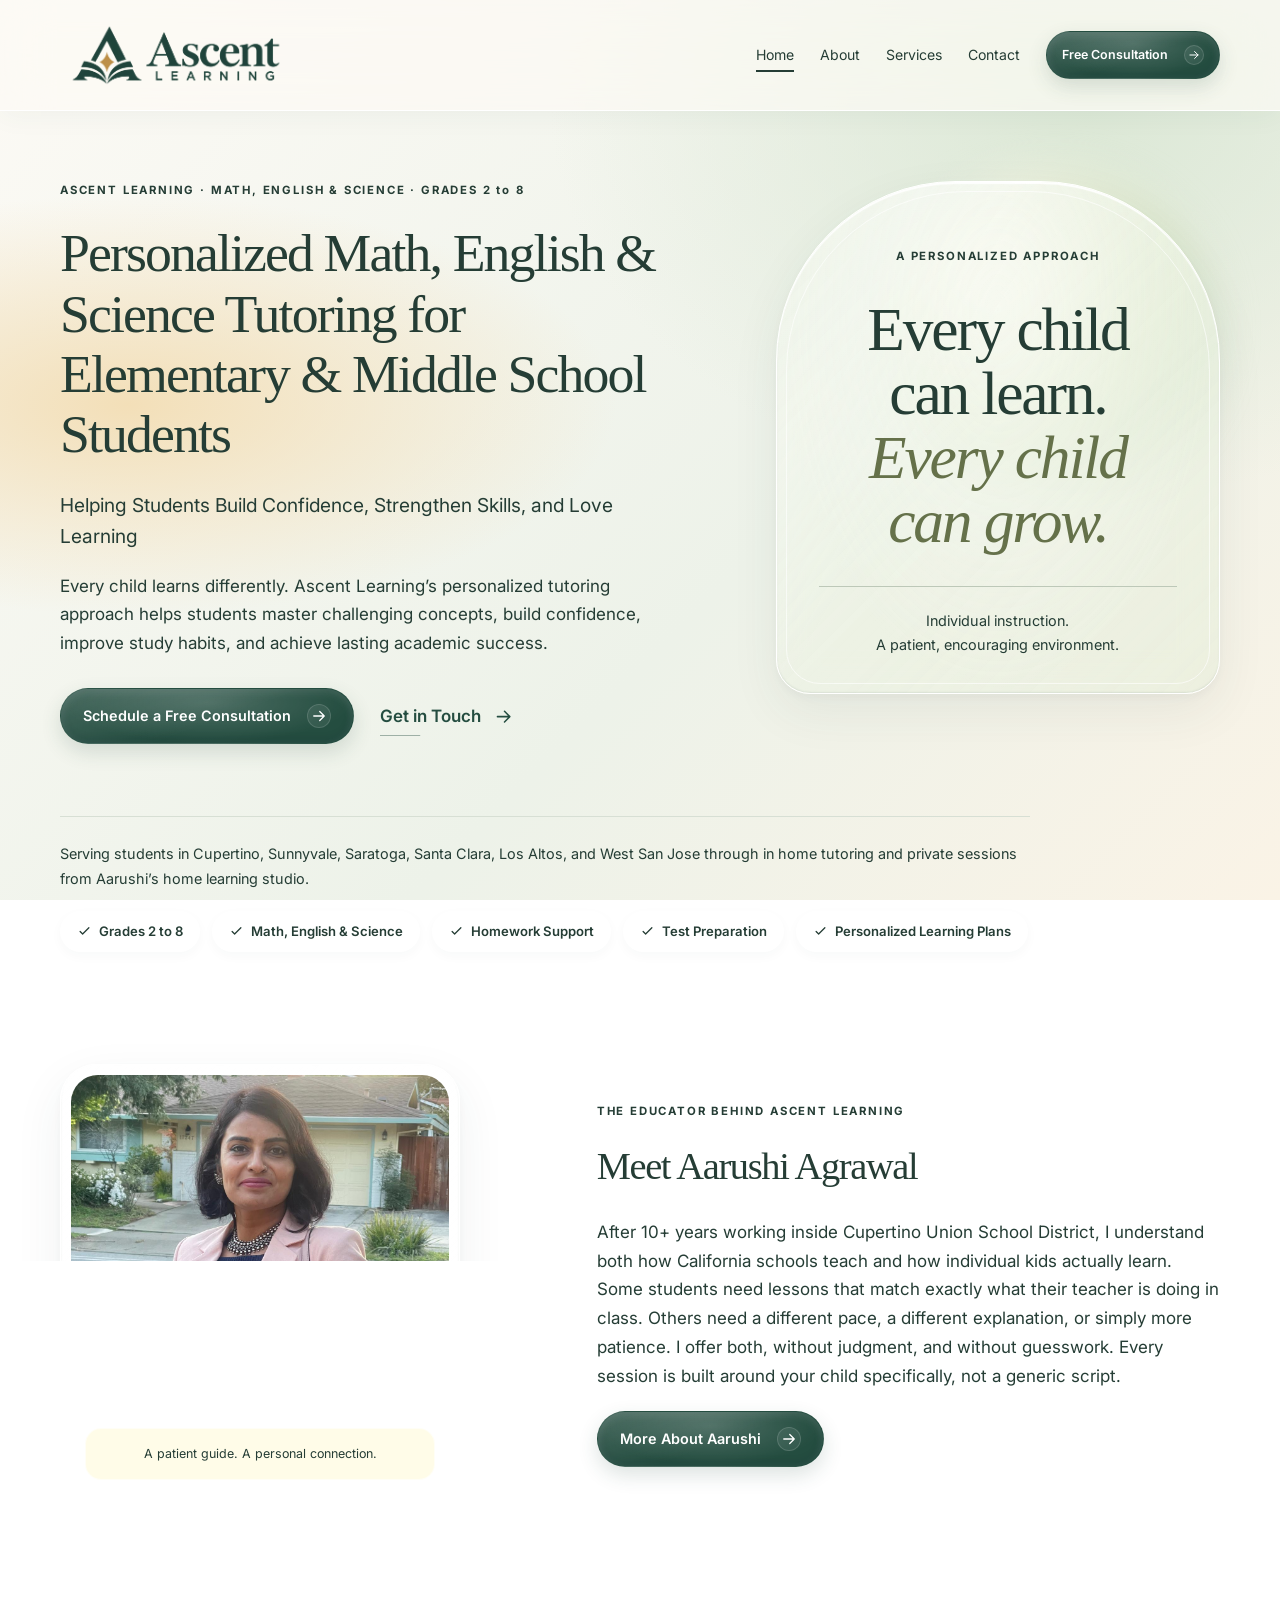
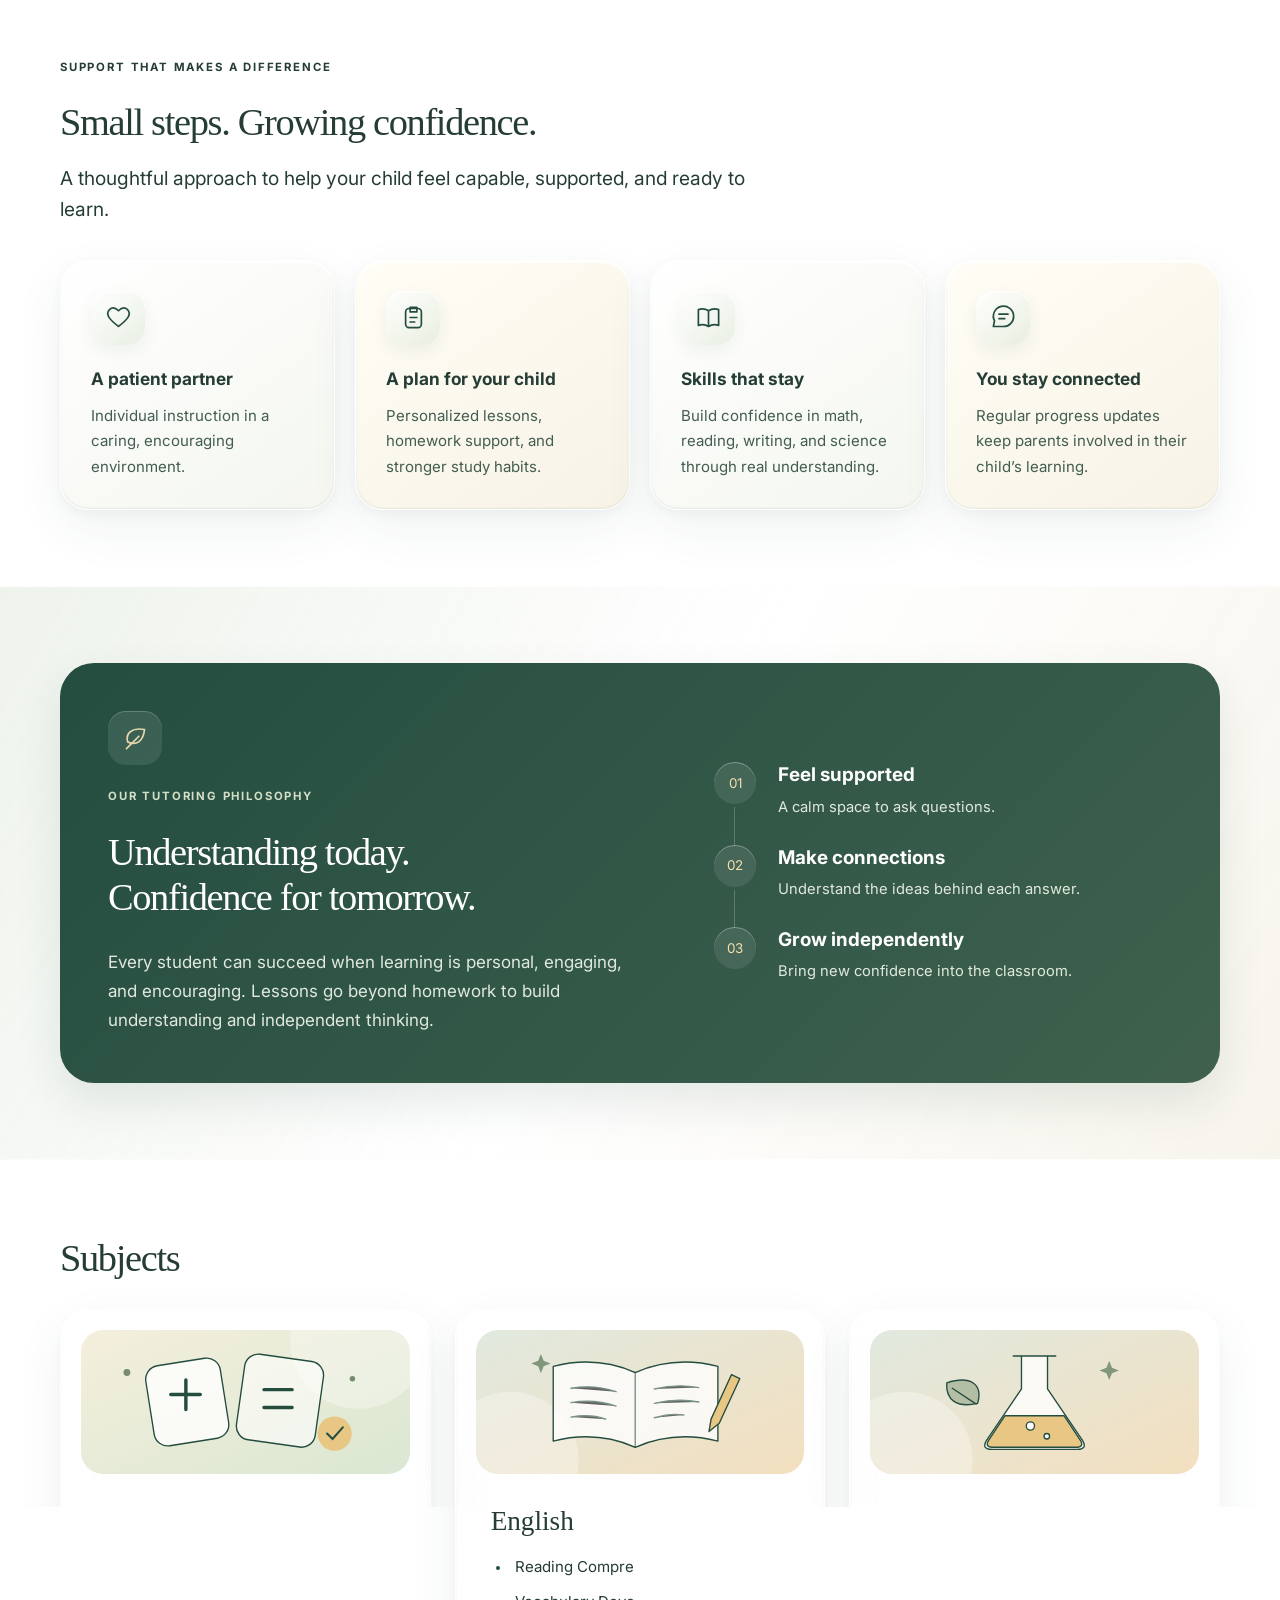
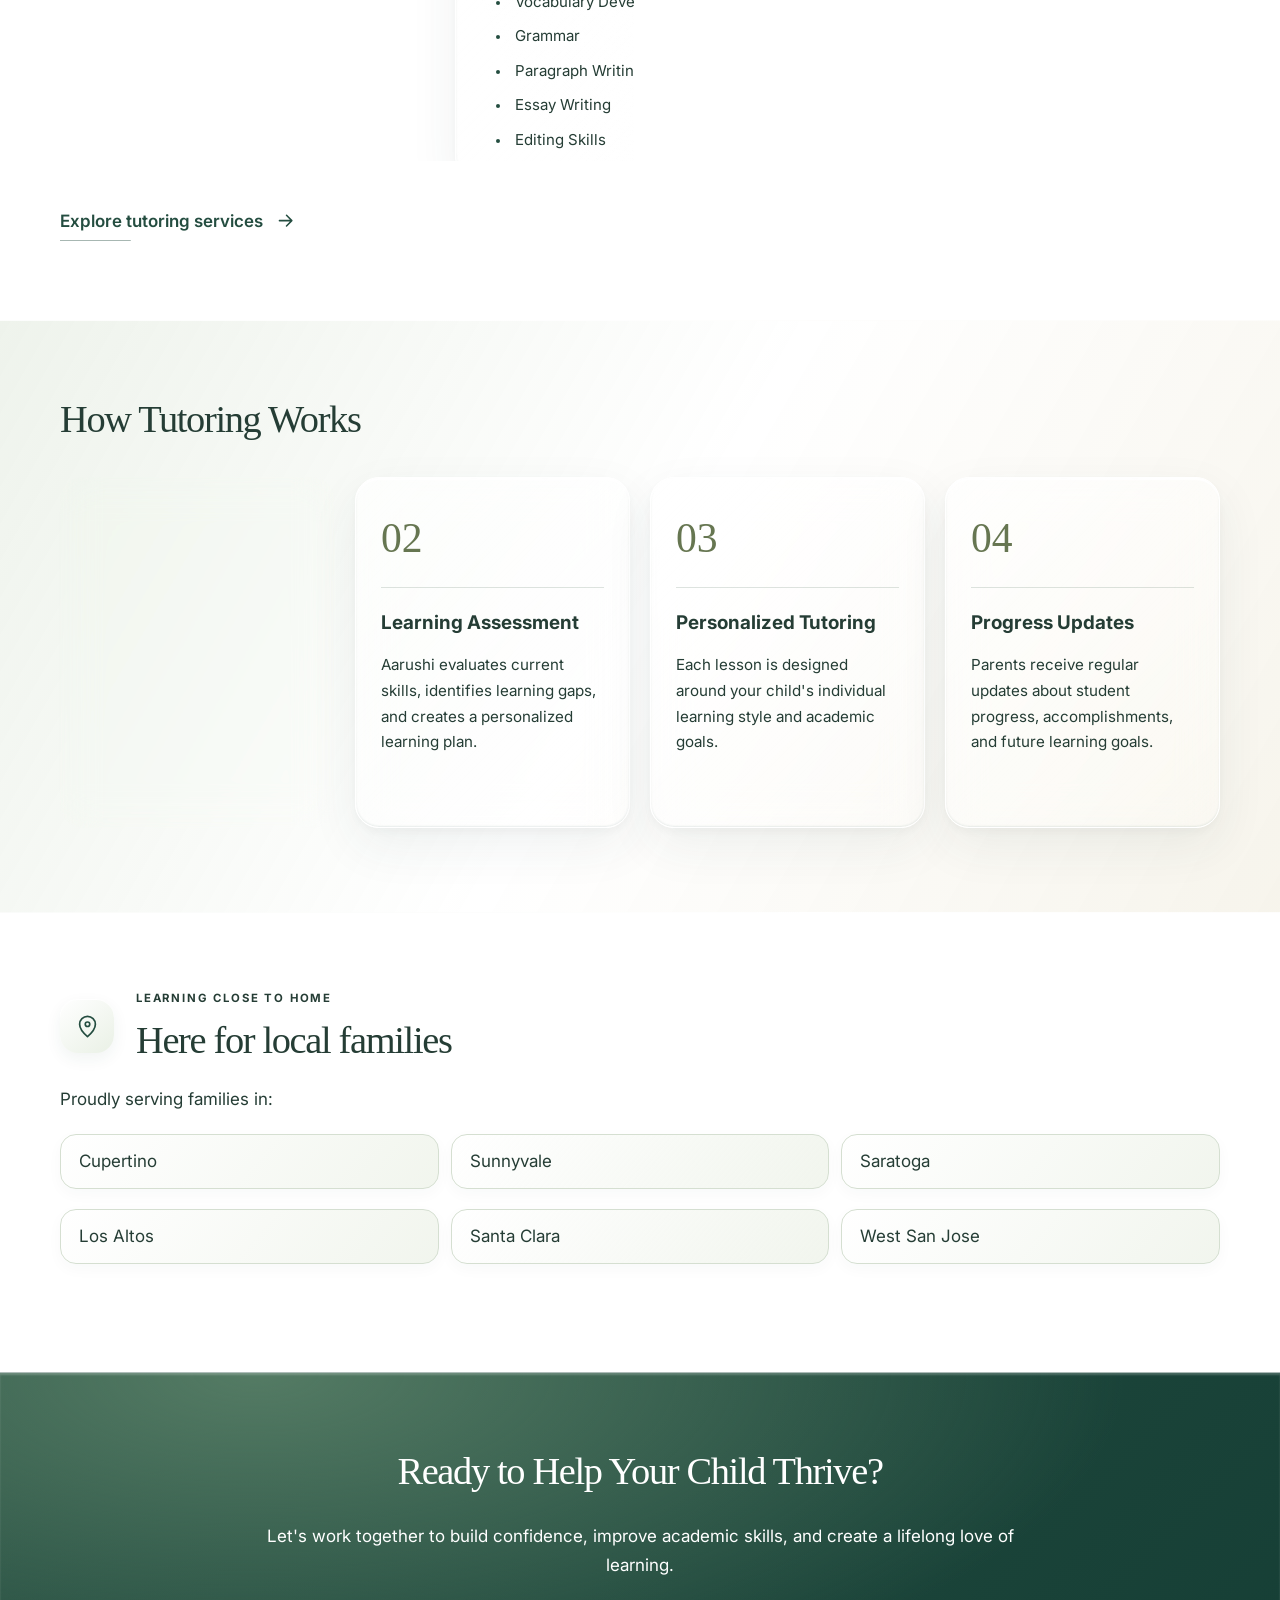
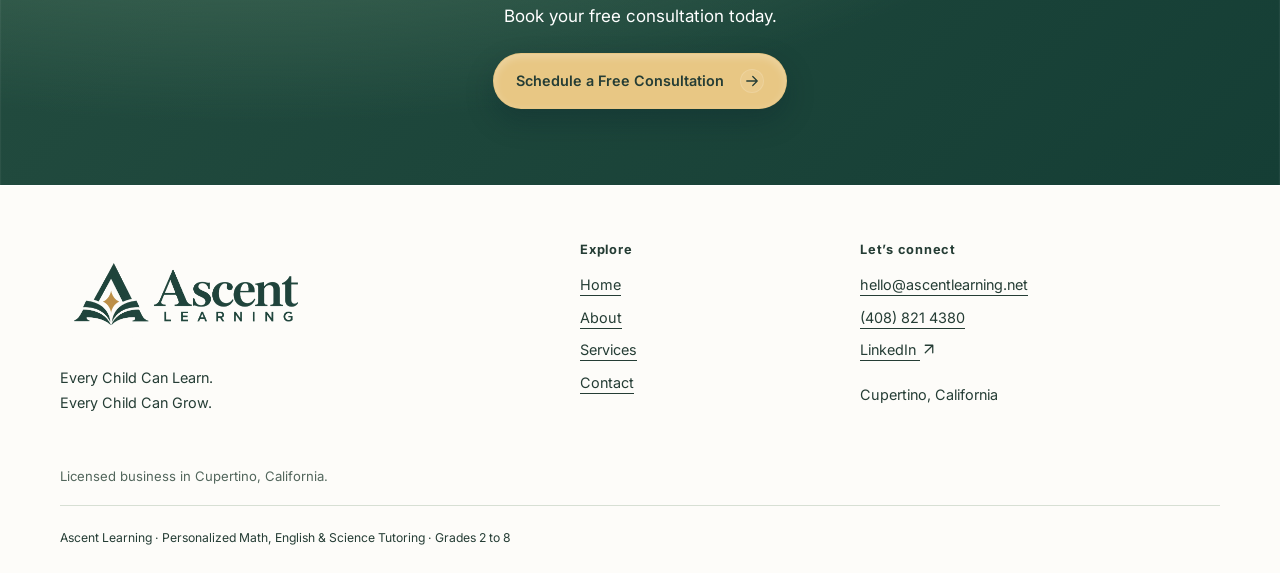
<file: index.html>
<!doctype html><html lang="en"><head><meta charset="utf-8"><meta name="viewport" content="width=device-width, initial-scale=1"><title>Personalized Math, English &amp; Science Tutoring, Grades 2 to 8 | Ascent Learning</title><meta name="description" content="Ascent Learning: Personalized Math, English, and Science tutoring with Aarushi Agrawal in Cupertino and nearby communities. In home and home learning studio sessions for grades 2 to 8."><meta name="theme-color" content="#244d40"><meta property="og:site_name" content="Ascent Learning"><meta property="og:type" content="website"><meta property="og:title" content="Personalized Math, English &amp; Science Tutoring, Grades 2 to 8 | Ascent Learning"><meta property="og:description" content="Ascent Learning: Personalized Math, English, and Science tutoring with Aarushi Agrawal in Cupertino and nearby communities. In home and home learning studio sessions for grades 2 to 8."><link rel="canonical" href="https://ascentlearning.net/"><meta property="og:url" content="https://ascentlearning.net/"><link rel="stylesheet" href="/css/style.css"><script src="/js/script.js" defer></script></head><body><!-- Shared header: canonical copy in partials/header.html. Keep all four pages in sync. -->
<a class="skip-link" href="#main">Skip to content</a><header class="site-header"><div class="container header-inner"><a class="brand" href="/" aria-current="page"><img class="brand-logo" src="/images/assets/ascent-learning-logo.png" alt="Ascent Learning" width="1942" height="809"></a><button class="menu-toggle" aria-expanded="false" aria-controls="navigation" hidden>Menu <svg class="icon icon-menu" viewBox="0 0 24 24" width="24" height="24" fill="none" stroke="currentColor" stroke-width="1.7" stroke-linecap="round" stroke-linejoin="round" aria-hidden="true" focusable="false"><path d="M4 8h16M4 16h16"/></svg></button><nav id="navigation" aria-label="Main navigation"><a href="/" aria-current="page">Home</a><a href="/about/">About</a><a href="/services/">Services</a><a href="/contact/">Contact</a><a class="button small" href="/contact/#consultation">Free Consultation <svg class="icon icon-arrow" viewBox="0 0 24 24" width="24" height="24" fill="none" stroke="currentColor" stroke-width="1.7" stroke-linecap="round" stroke-linejoin="round" aria-hidden="true" focusable="false"><path d="M5 12h14m-6-6 6 6-6 6"/></svg></a></nav></div></header><main id="main"><section class="hero"><div class="container hero-grid"><div><p class="eyebrow">ASCENT LEARNING · MATH, ENGLISH &amp; SCIENCE · GRADES 2 to 8</p><h1>Personalized Math, English &amp; Science Tutoring for Elementary &amp; Middle School Students</h1><p class="lead">Helping Students Build Confidence, Strengthen Skills, and Love Learning</p><p>Every child learns differently. Ascent Learning’s personalized tutoring approach helps students master challenging concepts, build confidence, improve study habits, and achieve lasting academic success.</p><div class="actions"><a class="button" href="/contact/#consultation">Schedule a Free Consultation <svg class="icon icon-arrow" viewBox="0 0 24 24" width="24" height="24" fill="none" stroke="currentColor" stroke-width="1.7" stroke-linecap="round" stroke-linejoin="round" aria-hidden="true" focusable="false"><path d="M5 12h14m-6-6 6 6-6 6"/></svg></a><a class="text-link" href="/contact/">Get in Touch <svg class="icon icon-arrow" viewBox="0 0 24 24" width="24" height="24" fill="none" stroke="currentColor" stroke-width="1.7" stroke-linecap="round" stroke-linejoin="round" aria-hidden="true" focusable="false"><path d="M5 12h14m-6-6 6 6-6 6"/></svg></a></div></div><aside class="hero-note"><p class="eyebrow">A PERSONALIZED APPROACH</p><p class="display">Every child<br>can learn.<br><em>Every child<br>can grow.</em></p><div class="note-bottom">Individual instruction.<br>A patient, encouraging environment.</div></aside></div><div class="container"><p class="service-line">Serving students in Cupertino, Sunnyvale, Saratoga, Santa Clara, Los Altos, and West San Jose through in home tutoring and private sessions from Aarushi’s home learning studio.</p><ul class="tags"><li><svg class="icon icon-check" viewBox="0 0 24 24" width="24" height="24" fill="none" stroke="currentColor" stroke-width="1.7" stroke-linecap="round" stroke-linejoin="round" aria-hidden="true" focusable="false"><path d="m5 12 4 4L19 6"/></svg>Grades 2 to 8</li><li><svg class="icon icon-check" viewBox="0 0 24 24" width="24" height="24" fill="none" stroke="currentColor" stroke-width="1.7" stroke-linecap="round" stroke-linejoin="round" aria-hidden="true" focusable="false"><path d="m5 12 4 4L19 6"/></svg>Math, English &amp; Science</li><li><svg class="icon icon-check" viewBox="0 0 24 24" width="24" height="24" fill="none" stroke="currentColor" stroke-width="1.7" stroke-linecap="round" stroke-linejoin="round" aria-hidden="true" focusable="false"><path d="m5 12 4 4L19 6"/></svg>Homework Support</li><li><svg class="icon icon-check" viewBox="0 0 24 24" width="24" height="24" fill="none" stroke="currentColor" stroke-width="1.7" stroke-linecap="round" stroke-linejoin="round" aria-hidden="true" focusable="false"><path d="m5 12 4 4L19 6"/></svg>Test Preparation</li><li><svg class="icon icon-check" viewBox="0 0 24 24" width="24" height="24" fill="none" stroke="currentColor" stroke-width="1.7" stroke-linecap="round" stroke-linejoin="round" aria-hidden="true" focusable="false"><path d="m5 12 4 4L19 6"/></svg>Personalized Learning Plans</li></ul></div></section><section class="section tutor-overview"><div class="container tutor-grid"><figure class="portrait-frame"><img src="/images/assets/aarushi-agrawal.jpeg" alt="Aarushi Agrawal, Ascent Learning tutor" width="1200" height="1600" loading="lazy"><figcaption>A patient guide. A personal connection.</figcaption></figure><div><p class="eyebrow">THE EDUCATOR BEHIND ASCENT LEARNING</p><h2>Meet Aarushi Agrawal</h2><p>After 10+ years working inside Cupertino Union School District, I understand both how California schools teach and how individual kids actually learn. Some students need lessons that match exactly what their teacher is doing in class. Others need a different pace, a different explanation, or simply more patience. I offer both, without judgment, and without guesswork. Every session is built around your child specifically, not a generic script.</p><a class="button" href="/about/">More About Aarushi <svg class="icon icon-arrow" viewBox="0 0 24 24" width="24" height="24" fill="none" stroke="currentColor" stroke-width="1.7" stroke-linecap="round" stroke-linejoin="round" aria-hidden="true" focusable="false"><path d="M5 12h14m-6-6 6 6-6 6"/></svg></a></div></div></section><section class="section"><div class="container"><div class="section-heading"><p class="eyebrow">SUPPORT THAT MAKES A DIFFERENCE</p><h2>Small steps. Growing confidence.</h2><p class="lead">A thoughtful approach to help your child feel capable, supported, and ready to learn.</p></div><div class="benefit-grid"><article class="benefit-panel"><span class="visual-icon"><svg viewBox="0 0 24 24" fill="none" stroke="currentColor" stroke-width="1.5" stroke-linecap="round" stroke-linejoin="round" aria-hidden="true"><path d="M20 5c-3-3-6-1-8 1-2-2-5-4-8-1-5 5 3 11 8 15 5-4 13-10 8-15Z"/></svg></span><h3>A patient partner</h3><p>Individual instruction in a caring, encouraging environment.</p></article><article class="benefit-panel"><span class="visual-icon"><svg viewBox="0 0 24 24" fill="none" stroke="currentColor" stroke-width="1.5" stroke-linecap="round" stroke-linejoin="round" aria-hidden="true"><rect x="5" y="4" width="14" height="17" rx="3"/><path d="M9 3h6v4H9zM9 12h6M9 16h4"/></svg></span><h3>A plan for your child</h3><p>Personalized lessons, homework support, and stronger study habits.</p></article><article class="benefit-panel"><span class="visual-icon"><svg viewBox="0 0 24 24" fill="none" stroke="currentColor" stroke-width="1.5" stroke-linecap="round" stroke-linejoin="round" aria-hidden="true"><path d="M12 6c-3-2-6-2-9-1v14c3-1 6-1 9 1 3-2 6-2 9-1V5c-3-1-6-1-9 1Zm0 0v14"/></svg></span><h3>Skills that stay</h3><p>Build confidence in math, reading, writing, and science through real understanding.</p></article><article class="benefit-panel"><span class="visual-icon"><svg viewBox="0 0 24 24" fill="none" stroke="currentColor" stroke-width="1.5" stroke-linecap="round" stroke-linejoin="round" aria-hidden="true"><path d="M21 11a9 9 0 0 1-9 9H3l1-5a9 9 0 1 1 17-4Z"/><path d="M8 9h8M8 13h5"/></svg></span><h3>You stay connected</h3><p>Regular progress updates keep parents involved in their child’s learning.</p></article></div></div></section><section class="section tinted"><div class="container"><div class="philosophy-panel"><div><span class="visual-icon"><svg viewBox="0 0 24 24" fill="none" stroke="currentColor" stroke-width="1.5" stroke-linecap="round" stroke-linejoin="round" aria-hidden="true"><path d="M20 4C9 2 3 7 5 15c8 4 14-1 15-11Z"/><path d="M4 21 15 10"/></svg></span><p class="eyebrow">OUR TUTORING PHILOSOPHY</p><h2>Understanding today.<br>Confidence for tomorrow.</h2><p>Every student can succeed when learning is personal, engaging, and encouraging. Lessons go beyond homework to build understanding and independent thinking.</p></div><div class="growth-path"><div><span>01</span><h3>Feel supported</h3><p>A calm space to ask questions.</p></div><div><span>02</span><h3>Make connections</h3><p>Understand the ideas behind each answer.</p></div><div><span>03</span><h3>Grow independently</h3><p>Bring new confidence into the classroom.</p></div></div></div></div></section><section class="section "><div class="container"><h2>Subjects</h2><div class="cards two subjects"><article class="card subject-card"><img class="subject-art" src="/images/assets/math-learning.svg" alt="" width="480" height="210" loading="lazy"><h3>Math</h3><ul><li>Elementary Mathematics</li><li>Fractions & Decimals</li><li>Multiplication & Division</li><li>Word Problems</li><li>Prealgebra</li><li>Algebra Readiness</li> </ul></article><article class="card subject-card"><img class="subject-art" src="/images/assets/english-learning.svg" alt="" width="480" height="210" loading="lazy"><h3>English</h3><ul><li>Reading Comprehension</li><li>Vocabulary Development</li><li>Grammar</li><li>Paragraph Writing</li><li>Essay Writing</li><li>Editing Skills</li> </ul></article><article class="card subject-card"><img class="subject-art" src="/images/assets/science-learning.svg" alt="" width="480" height="210" loading="lazy"><h3>Science</h3><ul><li>Life Science</li><li>Earth &amp; Space Science</li><li>Physical Science</li><li>Scientific Method</li><li>Observation &amp; Investigation</li><li>Scientific Reasoning</li></ul></article></div><a class="text-link" href="/services/">Explore tutoring services <svg class="icon icon-arrow" viewBox="0 0 24 24" width="24" height="24" fill="none" stroke="currentColor" stroke-width="1.7" stroke-linecap="round" stroke-linejoin="round" aria-hidden="true" focusable="false"><path d="M5 12h14m-6-6 6 6-6 6"/></svg></a></div></section><section class="section tinted"><div class="container"><h2>How Tutoring Works</h2><ol class="steps"><li><span class="step-number">01</span><h3>Free Parent Consultation</h3><p>Your consultation with Aarushi explores your child’s goals, strengths, and challenges to find the right support.</p></li><li><span class="step-number">02</span><h3>Learning Assessment</h3><p>Aarushi evaluates current skills, identifies learning gaps, and creates a personalized learning plan.</p></li><li><span class="step-number">03</span><h3>Personalized Tutoring</h3><p>Each lesson is designed around your child's individual learning style and academic goals.</p></li><li><span class="step-number">04</span><h3>Progress Updates</h3><p>Parents receive regular updates about student progress, accomplishments, and future learning goals.</p></li></ol></div></section><section class="section "><div class="container"><div class="area-heading"><span class="visual-icon"><svg viewBox="0 0 24 24" fill="none" stroke="currentColor" stroke-width="1.5" stroke-linecap="round" stroke-linejoin="round" aria-hidden="true"><path d="M19 10c0 5-7 11-7 11S5 15 5 10a7 7 0 1 1 14 0Z"/><circle cx="12" cy="10" r="2"/></svg></span><div><p class="eyebrow">LEARNING CLOSE TO HOME</p><h2>Here for local families</h2></div></div><p>Proudly serving families in:</p><ul class="areas"><li>Cupertino</li><li>Sunnyvale</li><li>Saratoga</li><li>Los Altos</li><li>Santa Clara</li><li>West San Jose</li></ul></div></section><section class="section cta-band"><div class="container"><h2>Ready to Help Your Child Thrive?</h2><p>Let's work together to build confidence, improve academic skills, and create a lifelong love of learning.</p><p>Book your free consultation today.</p><a class="button" href="/contact/#consultation">Schedule a Free Consultation <svg class="icon icon-arrow" viewBox="0 0 24 24" width="24" height="24" fill="none" stroke="currentColor" stroke-width="1.7" stroke-linecap="round" stroke-linejoin="round" aria-hidden="true" focusable="false"><path d="M5 12h14m-6-6 6 6-6 6"/></svg></a></div></section></main><!-- Shared footer: canonical copy in partials/footer.html. -->
<footer><div class="container footer-grid"><div><a class="brand" href="/"><img class="brand-logo" src="/images/assets/ascent-learning-logo.png" alt="Ascent Learning" width="1942" height="809"></a><p>Every Child Can Learn.<br>Every Child Can Grow.</p></div><div><h2>Explore</h2><a href="/">Home</a><a href="/about/">About</a><a href="/services/">Services</a><a href="/contact/">Contact</a></div><div><h2>Let’s connect</h2><a href="mailto:hello@ascentlearning.net">hello@ascentlearning.net</a><a href="tel:+14088214380">(408) 821 4380</a><a href="https://www.linkedin.com/in/aarushi82/" target="_blank" rel="noopener noreferrer" aria-label="LinkedIn (opens in a new tab)">LinkedIn <svg class="icon icon-external" viewBox="0 0 24 24" width="24" height="24" fill="none" stroke="currentColor" stroke-width="1.7" stroke-linecap="round" stroke-linejoin="round" aria-hidden="true" focusable="false"><path d="M7 17 17 7M7 7h10v10"/></svg></a><p>Cupertino, California</p></div></div><div class="container business-license">Licensed business in Cupertino, California.</div><div class="container footer-bottom">Ascent Learning · Personalized Math, English &amp; Science Tutoring · Grades 2 to 8</div></footer></body></html>
</file>
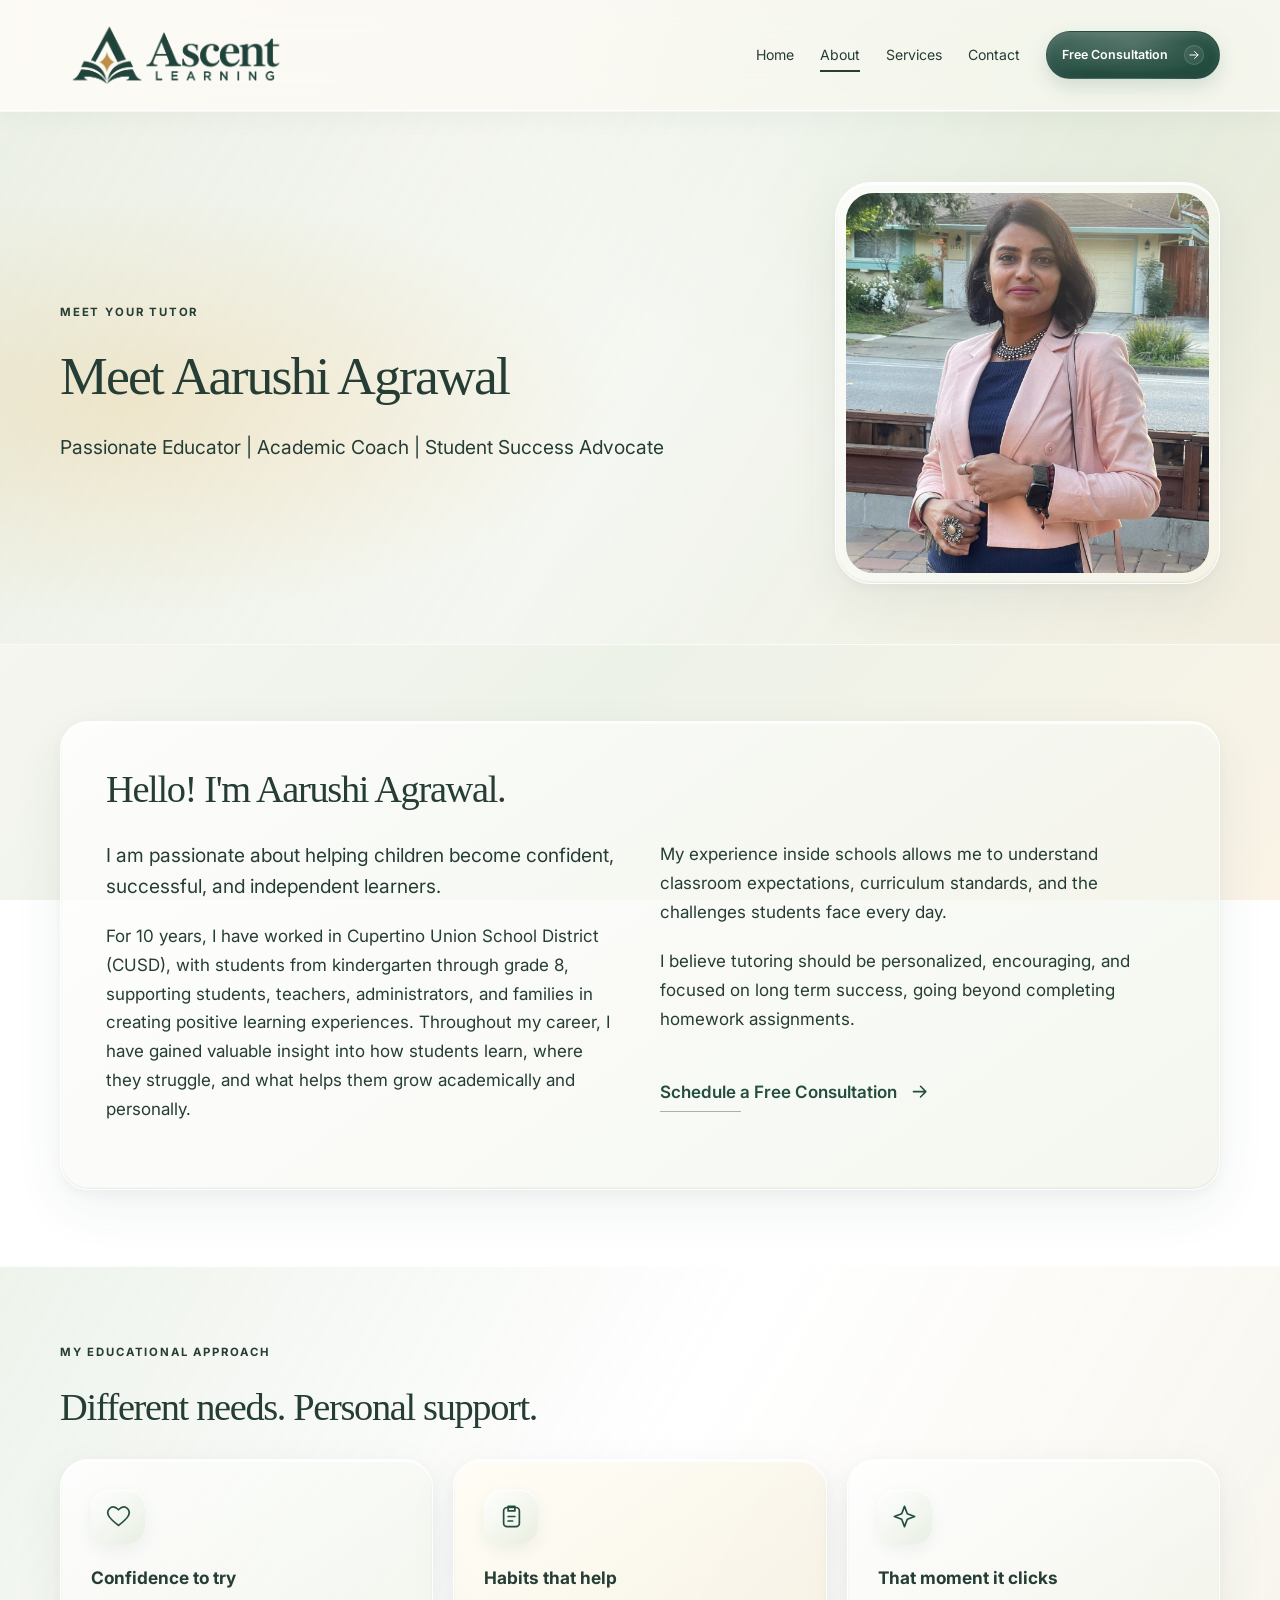
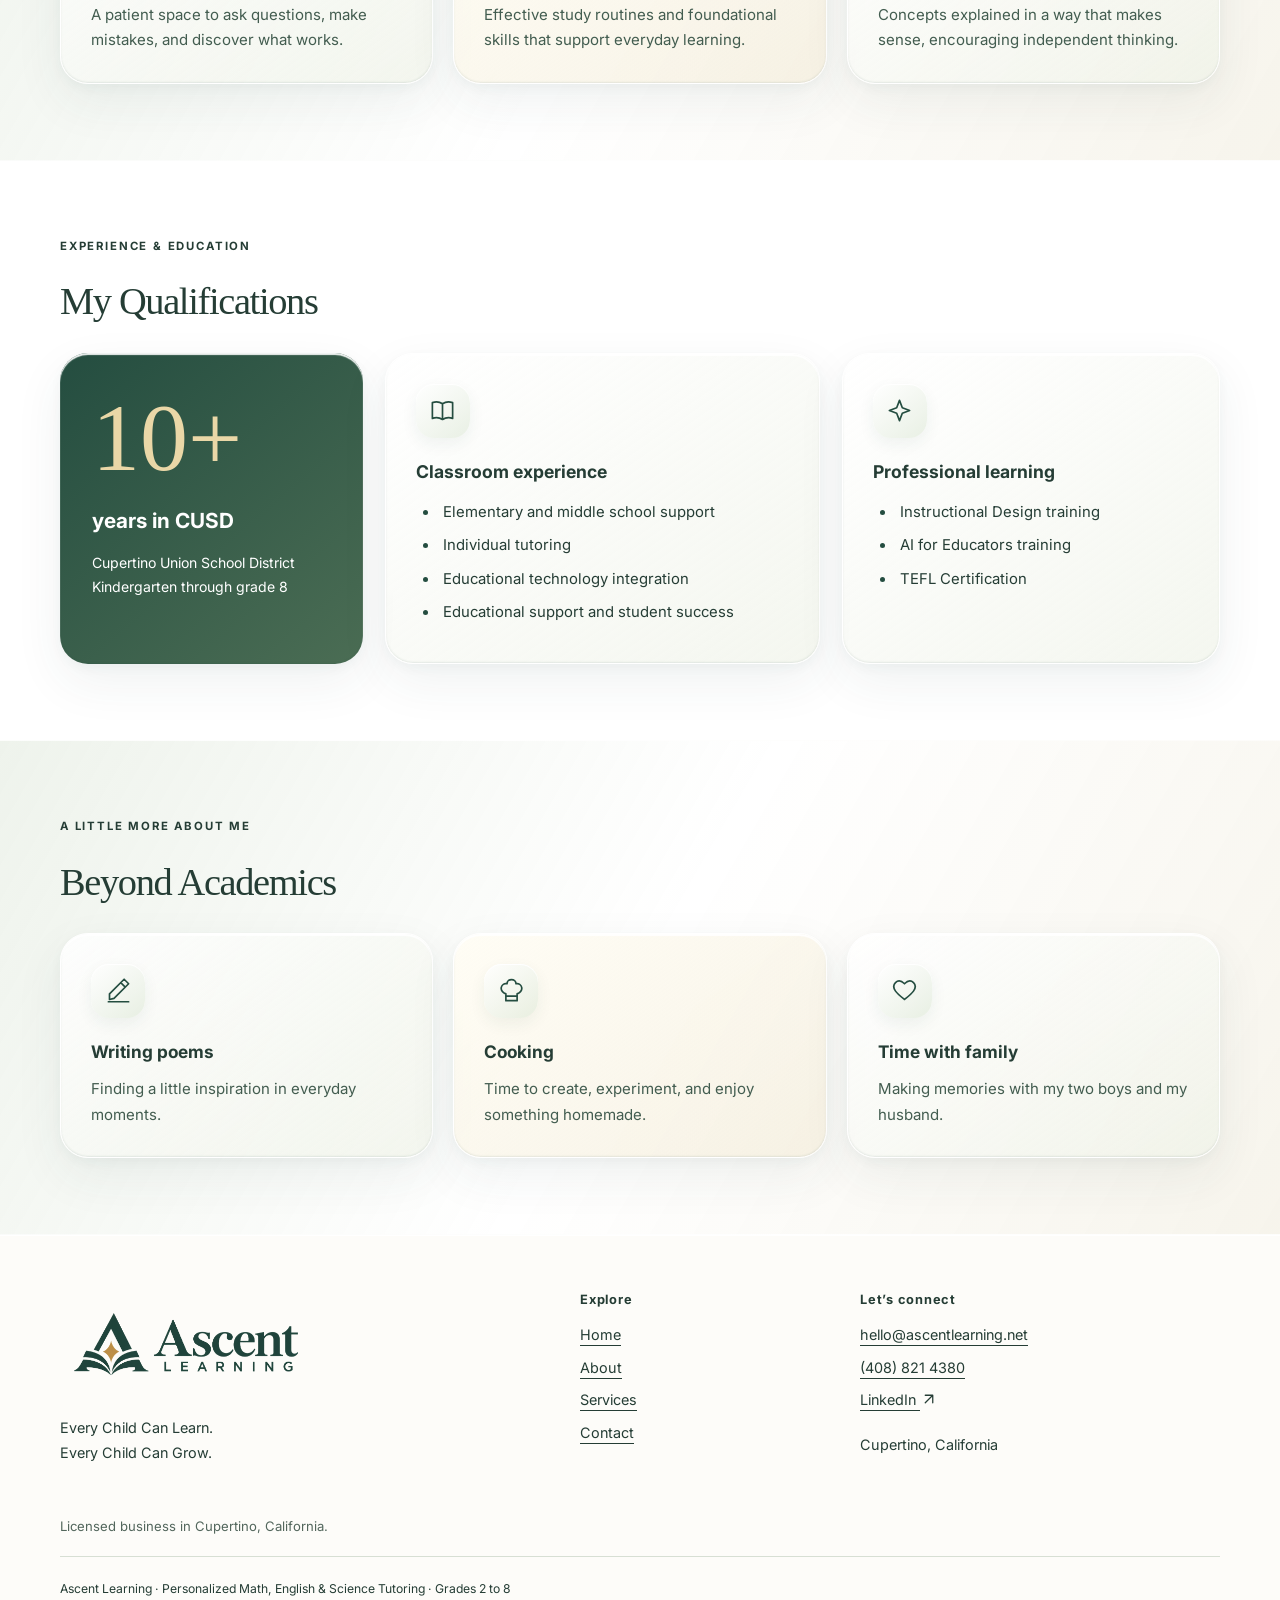
<file: about/index.html>
<!doctype html><html lang="en"><head><meta charset="utf-8"><meta name="viewport" content="width=device-width, initial-scale=1"><title>Meet Aarushi Agrawal | Ascent Learning</title><meta name="description" content="Ascent Learning: Meet Aarushi Agrawal, an educator with 10+ years of experience in Cupertino Union School District, working in kindergarten through grade 8 helping students become confident, independent learners."><meta name="theme-color" content="#244d40"><meta property="og:site_name" content="Ascent Learning"><meta property="og:type" content="website"><meta property="og:title" content="Meet Aarushi Agrawal | Ascent Learning"><meta property="og:description" content="Ascent Learning: Meet Aarushi Agrawal, an educator with 10+ years of experience in Cupertino Union School District, working in kindergarten through grade 8 helping students become confident, independent learners."><link rel="canonical" href="https://ascentlearning.net/about/"><meta property="og:url" content="https://ascentlearning.net/about/"><link rel="stylesheet" href="/css/style.css"><script src="/js/script.js" defer></script></head><body><!-- Shared header: canonical copy in partials/header.html. Keep all four pages in sync. -->
<a class="skip-link" href="#main">Skip to content</a><header class="site-header"><div class="container header-inner"><a class="brand" href="/"><img class="brand-logo" src="/images/assets/ascent-learning-logo.png" alt="Ascent Learning" width="1942" height="809"></a><button class="menu-toggle" aria-expanded="false" aria-controls="navigation" hidden>Menu <svg class="icon icon-menu" viewBox="0 0 24 24" width="24" height="24" fill="none" stroke="currentColor" stroke-width="1.7" stroke-linecap="round" stroke-linejoin="round" aria-hidden="true" focusable="false"><path d="M4 8h16M4 16h16"/></svg></button><nav id="navigation" aria-label="Main navigation"><a href="/">Home</a><a href="/about/" aria-current="page">About</a><a href="/services/">Services</a><a href="/contact/">Contact</a><a class="button small" href="/contact/#consultation">Free Consultation <svg class="icon icon-arrow" viewBox="0 0 24 24" width="24" height="24" fill="none" stroke="currentColor" stroke-width="1.7" stroke-linecap="round" stroke-linejoin="round" aria-hidden="true" focusable="false"><path d="M5 12h14m-6-6 6 6-6 6"/></svg></a></nav></div></header><main id="main"><section class="page-intro"><div class="container tutor-grid"><div><p class="eyebrow">MEET YOUR TUTOR</p><h1>Meet Aarushi Agrawal</h1><p class="lead">Passionate Educator | Academic Coach | Student Success Advocate</p></div><figure class="portrait-frame about-portrait"><img src="/images/assets/aarushi-agrawal.jpeg" alt="Aarushi Agrawal" width="1200" height="1600" fetchpriority="high"></figure></div></section><section class="section "><div class="container biography-panel"><h2>Hello! I'm Aarushi Agrawal.</h2><div class="split"><div><p class="lead">I am passionate about helping children become confident, successful, and independent learners.</p><p>For 10 years, I have worked in Cupertino Union School District (CUSD), with students from kindergarten through grade 8, supporting students, teachers, administrators, and families in creating positive learning experiences. Throughout my career, I have gained valuable insight into how students learn, where they struggle, and what helps them grow academically and personally.</p></div><div><p>My experience inside schools allows me to understand classroom expectations, curriculum standards, and the challenges students face every day.</p><p>I believe tutoring should be personalized, encouraging, and focused on long term success, going beyond completing homework assignments.</p><a class="text-link" href="/contact/#consultation">Schedule a Free Consultation <svg class="icon icon-arrow" viewBox="0 0 24 24" width="24" height="24" fill="none" stroke="currentColor" stroke-width="1.7" stroke-linecap="round" stroke-linejoin="round" aria-hidden="true" focusable="false"><path d="M5 12h14m-6-6 6 6-6 6"/></svg></a></div></div></div></section><section class="section tinted"><div class="container"><p class="eyebrow">MY EDUCATIONAL APPROACH</p><h2>Different needs. Personal support.</h2><div class="benefit-grid three"><article class="benefit-panel"><span class="visual-icon"><svg viewBox="0 0 24 24" fill="none" stroke="currentColor" stroke-width="1.5" stroke-linecap="round" stroke-linejoin="round" aria-hidden="true"><path d="M20 5c-3-3-6-1-8 1-2-2-5-4-8-1-5 5 3 11 8 15 5-4 13-10 8-15Z"/></svg></span><h3>Confidence to try</h3><p>A patient space to ask questions, make mistakes, and discover what works.</p></article><article class="benefit-panel"><span class="visual-icon"><svg viewBox="0 0 24 24" fill="none" stroke="currentColor" stroke-width="1.5" stroke-linecap="round" stroke-linejoin="round" aria-hidden="true"><rect x="5" y="4" width="14" height="17" rx="3"/><path d="M9 3h6v4H9zM9 12h6M9 16h4"/></svg></span><h3>Habits that help</h3><p>Effective study routines and foundational skills that support everyday learning.</p></article><article class="benefit-panel"><span class="visual-icon"><svg viewBox="0 0 24 24" fill="none" stroke="currentColor" stroke-width="1.5" stroke-linecap="round" stroke-linejoin="round" aria-hidden="true"><path d="m12 3 2.5 6.5L21 12l-6.5 2.5L12 21l-2.5-6.5L3 12l6.5-2.5Z"/></svg></span><h3>That moment it clicks</h3><p>Concepts explained in a way that makes sense, encouraging independent thinking.</p></article></div></div></section><section class="section"><div class="container"><p class="eyebrow">EXPERIENCE & EDUCATION</p><h2>My Qualifications</h2><div class="qualification-grid"><div class="experience-panel"><span class="experience-number">10+</span><h3>years in CUSD</h3><p>Cupertino Union School District<br>Kindergarten through grade 8</p></div><div class="credential-panel"><span class="visual-icon"><svg viewBox="0 0 24 24" fill="none" stroke="currentColor" stroke-width="1.5" stroke-linecap="round" stroke-linejoin="round" aria-hidden="true"><path d="M12 6c-3-2-6-2-9-1v14c3-1 6-1 9 1 3-2 6-2 9-1V5c-3-1-6-1-9 1Zm0 0v14"/></svg></span><h3>Classroom experience</h3><ul><li>Elementary and middle school support</li><li>Individual tutoring</li><li>Educational technology integration</li><li>Educational support and student success</li></ul></div><div class="credential-panel"><span class="visual-icon"><svg viewBox="0 0 24 24" fill="none" stroke="currentColor" stroke-width="1.5" stroke-linecap="round" stroke-linejoin="round" aria-hidden="true"><path d="m12 3 2.5 6.5L21 12l-6.5 2.5L12 21l-2.5-6.5L3 12l6.5-2.5Z"/></svg></span><h3>Professional learning</h3><ul><li>Instructional Design training</li><li>AI for Educators training</li><li>TEFL Certification</li></ul></div></div></div></section><section class="section tinted"><div class="container"><p class="eyebrow">A LITTLE MORE ABOUT ME</p><h2>Beyond Academics</h2><div class="benefit-grid three"><article class="benefit-panel"><span class="visual-icon"><svg viewBox="0 0 24 24" fill="none" stroke="currentColor" stroke-width="1.5" stroke-linecap="round" stroke-linejoin="round" aria-hidden="true"><path d="m4 20 4-1L21 6l-4-4L4 15Zm10-15 4 4M3 22h18"/></svg></span><h3>Writing poems</h3><p>Finding a little inspiration in everyday moments.</p></article><article class="benefit-panel"><span class="visual-icon"><svg viewBox="0 0 24 24" fill="none" stroke="currentColor" stroke-width="1.5" stroke-linecap="round" stroke-linejoin="round" aria-hidden="true"><path d="M7 15C0 12 3 5 8 6c0-5 8-5 8 0 5-1 8 6 1 9v6H7Zm0 2h10"/></svg></span><h3>Cooking</h3><p>Time to create, experiment, and enjoy something homemade.</p></article><article class="benefit-panel"><span class="visual-icon"><svg viewBox="0 0 24 24" fill="none" stroke="currentColor" stroke-width="1.5" stroke-linecap="round" stroke-linejoin="round" aria-hidden="true"><path d="M20 5c-3-3-6-1-8 1-2-2-5-4-8-1-5 5 3 11 8 15 5-4 13-10 8-15Z"/></svg></span><h3>Time with family</h3><p>Making memories with my two boys and my husband.</p></article></div></div></section></main><!-- Shared footer: canonical copy in partials/footer.html. -->
<footer><div class="container footer-grid"><div><a class="brand" href="/"><img class="brand-logo" src="/images/assets/ascent-learning-logo.png" alt="Ascent Learning" width="1942" height="809"></a><p>Every Child Can Learn.<br>Every Child Can Grow.</p></div><div><h2>Explore</h2><a href="/">Home</a><a href="/about/">About</a><a href="/services/">Services</a><a href="/contact/">Contact</a></div><div><h2>Let’s connect</h2><a href="mailto:hello@ascentlearning.net">hello@ascentlearning.net</a><a href="tel:+14088214380">(408) 821 4380</a><a href="https://www.linkedin.com/in/aarushi82/" target="_blank" rel="noopener noreferrer" aria-label="LinkedIn (opens in a new tab)">LinkedIn <svg class="icon icon-external" viewBox="0 0 24 24" width="24" height="24" fill="none" stroke="currentColor" stroke-width="1.7" stroke-linecap="round" stroke-linejoin="round" aria-hidden="true" focusable="false"><path d="M7 17 17 7M7 7h10v10"/></svg></a><p>Cupertino, California</p></div></div><div class="container business-license">Licensed business in Cupertino, California.</div><div class="container footer-bottom">Ascent Learning · Personalized Math, English &amp; Science Tutoring · Grades 2 to 8</div></footer></body></html>
</file>
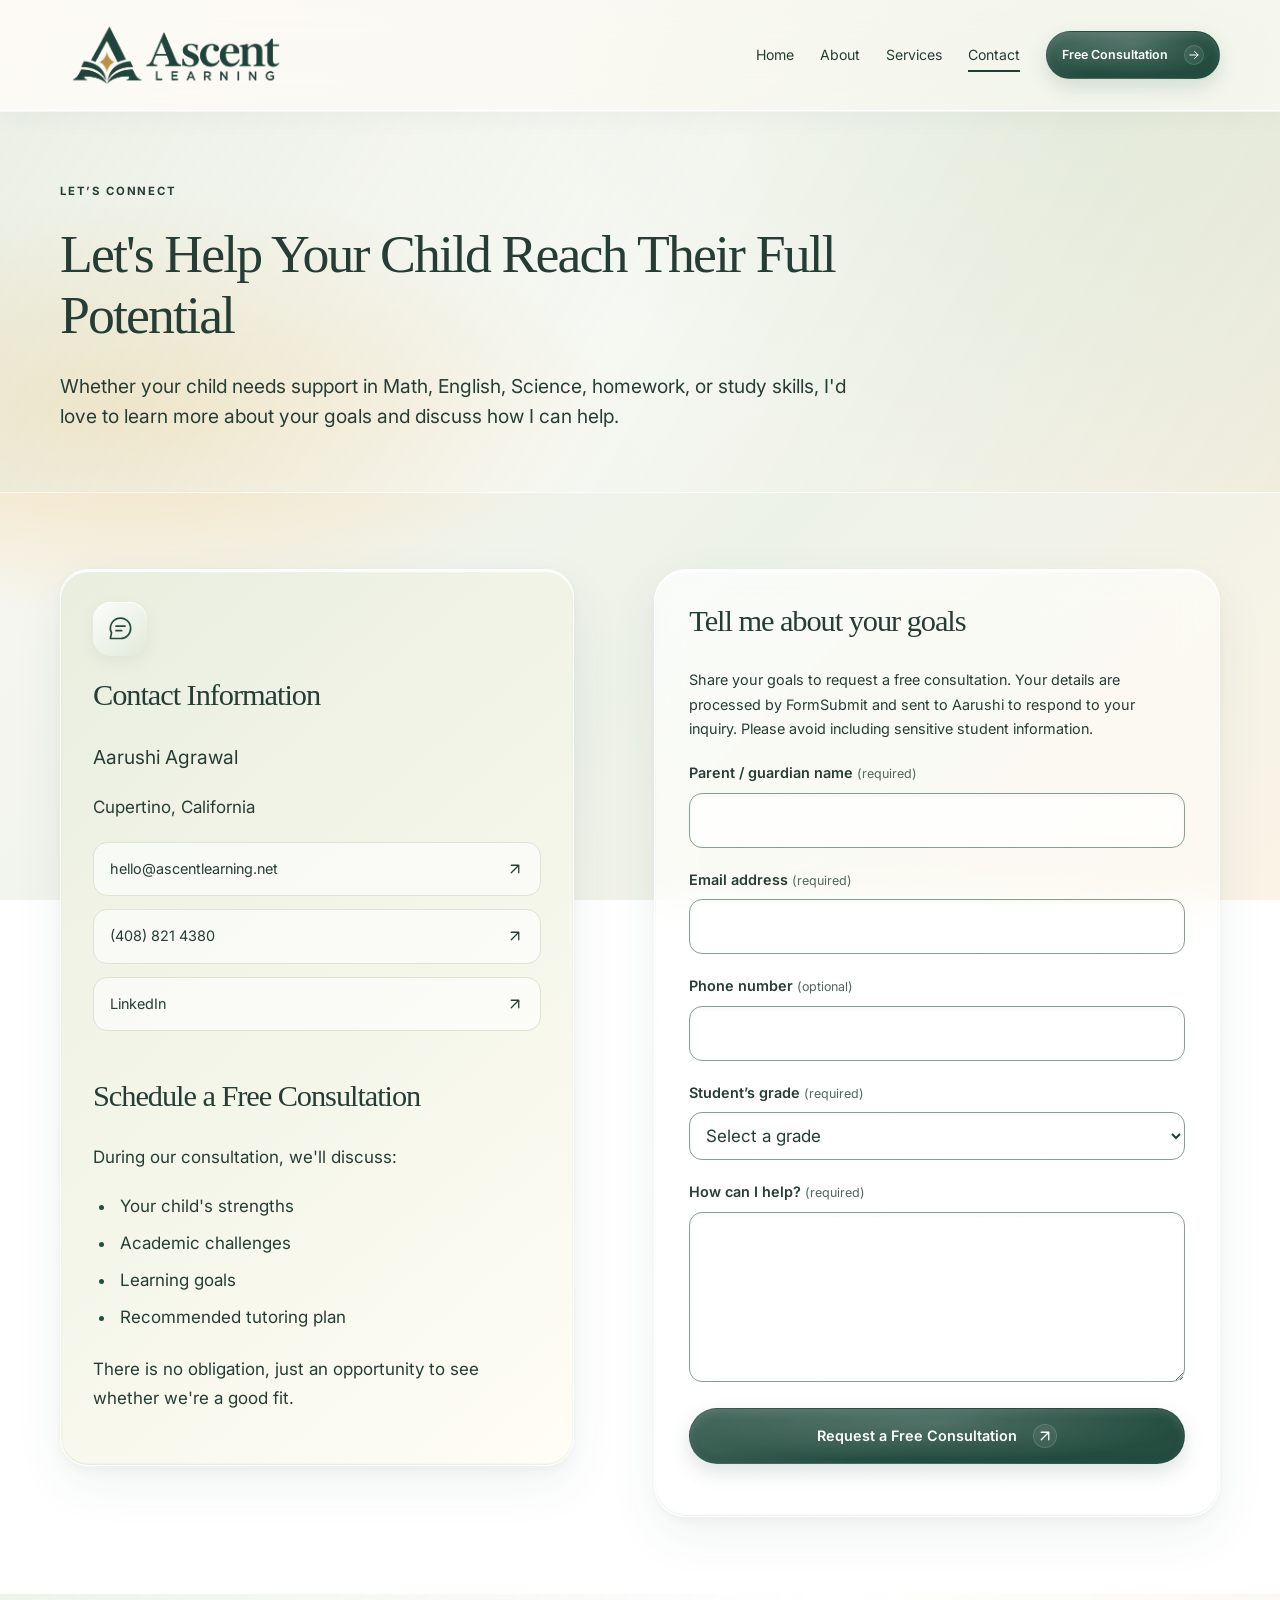
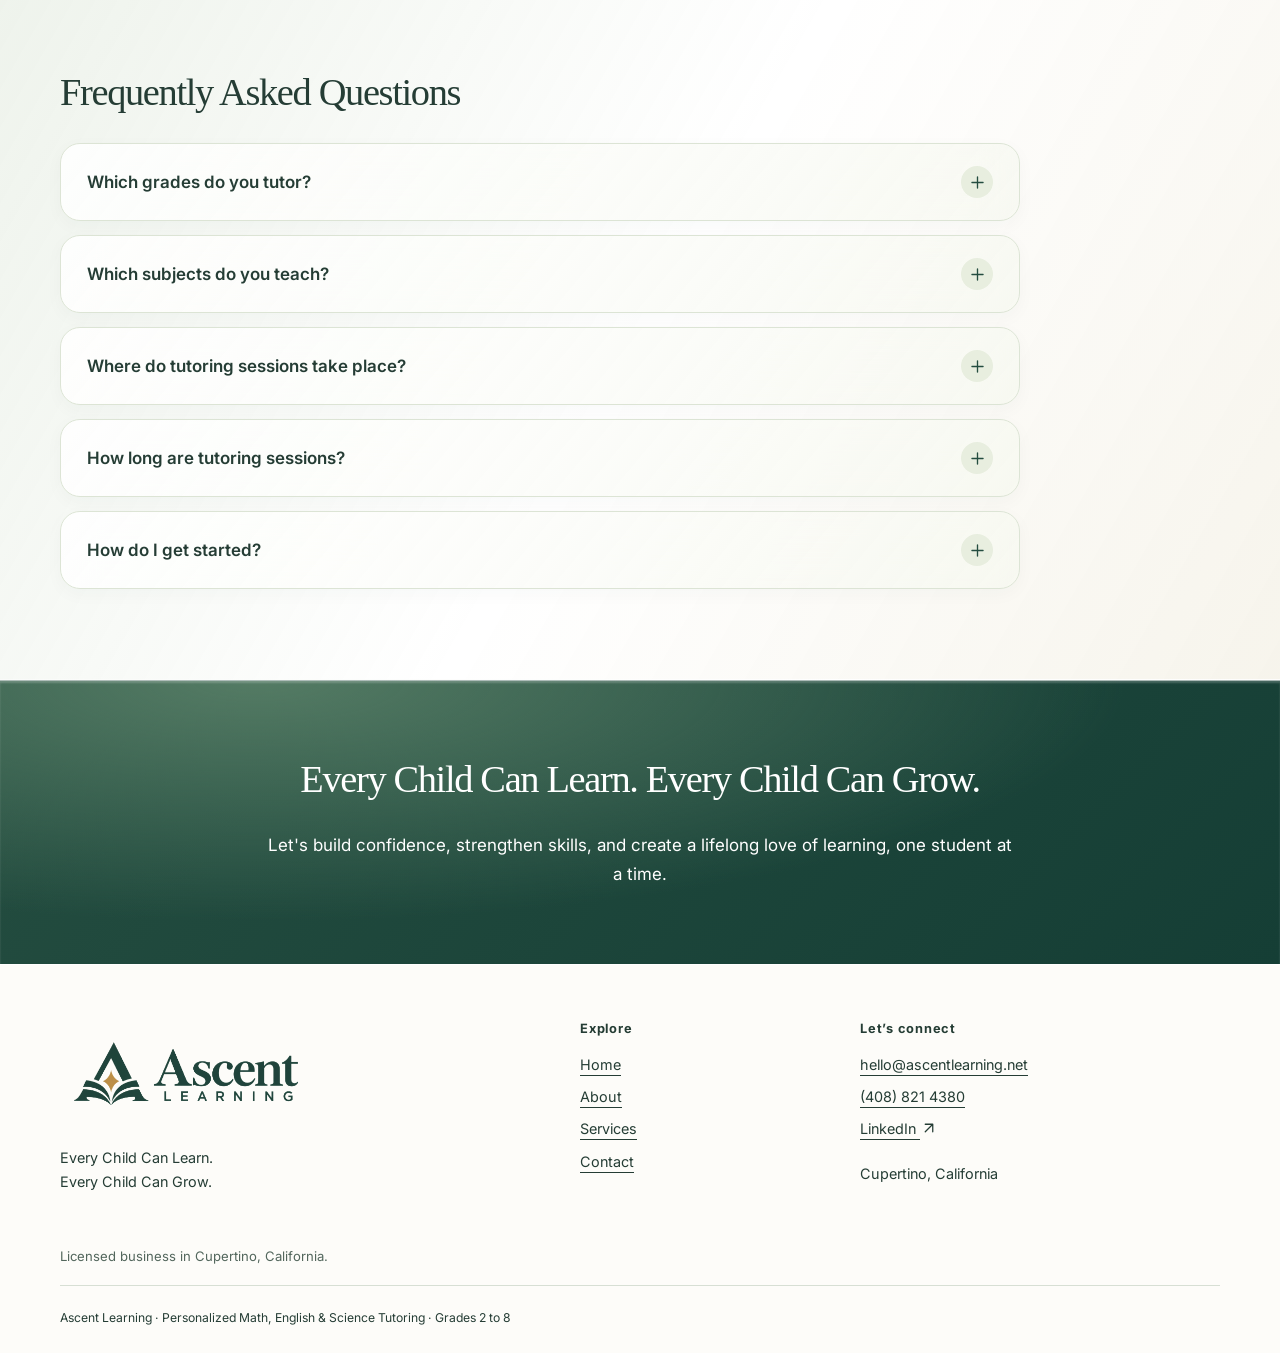
<file: contact/index.html>
<!doctype html><html lang="en"><head><meta charset="utf-8"><meta name="viewport" content="width=device-width, initial-scale=1"><title>Contact & Free Consultation | Ascent Learning</title><meta name="description" content="Ascent Learning: Contact Aarushi Agrawal in Cupertino at (408) 821 4380 or hello@ascentlearning.net for a free tutoring consultation. Find answers to frequently asked questions."><meta name="theme-color" content="#244d40"><meta property="og:site_name" content="Ascent Learning"><meta property="og:type" content="website"><meta property="og:title" content="Contact &amp; Free Consultation | Ascent Learning"><meta property="og:description" content="Ascent Learning: Contact Aarushi Agrawal in Cupertino at (408) 821 4380 or hello@ascentlearning.net for a free tutoring consultation. Find answers to frequently asked questions."><link rel="canonical" href="https://ascentlearning.net/contact/"><meta property="og:url" content="https://ascentlearning.net/contact/"><link rel="stylesheet" href="/css/style.css"><script src="/js/script.js" defer></script></head><body><!-- Shared header: canonical copy in partials/header.html. Keep all four pages in sync. -->
<a class="skip-link" href="#main">Skip to content</a><header class="site-header"><div class="container header-inner"><a class="brand" href="/"><img class="brand-logo" src="/images/assets/ascent-learning-logo.png" alt="Ascent Learning" width="1942" height="809"></a><button class="menu-toggle" aria-expanded="false" aria-controls="navigation" hidden>Menu <svg class="icon icon-menu" viewBox="0 0 24 24" width="24" height="24" fill="none" stroke="currentColor" stroke-width="1.7" stroke-linecap="round" stroke-linejoin="round" aria-hidden="true" focusable="false"><path d="M4 8h16M4 16h16"/></svg></button><nav id="navigation" aria-label="Main navigation"><a href="/">Home</a><a href="/about/">About</a><a href="/services/">Services</a><a href="/contact/" aria-current="page">Contact</a><a class="button small" href="/contact/#consultation">Free Consultation <svg class="icon icon-arrow" viewBox="0 0 24 24" width="24" height="24" fill="none" stroke="currentColor" stroke-width="1.7" stroke-linecap="round" stroke-linejoin="round" aria-hidden="true" focusable="false"><path d="M5 12h14m-6-6 6 6-6 6"/></svg></a></nav></div></header><main id="main"><section class="page-intro"><div class="container"><p class="eyebrow">LET’S CONNECT</p><h1>Let's Help Your Child Reach Their Full Potential</h1><p class="lead">Whether your child needs support in Math, English, Science, homework, or study skills, I'd love to learn more about your goals and discuss how I can help.</p></div></section><section class="section" id="consultation"><div class="container contact-grid"><div class="contact-summary"><span class="visual-icon"><svg viewBox="0 0 24 24" fill="none" stroke="currentColor" stroke-width="1.5" stroke-linecap="round" stroke-linejoin="round" aria-hidden="true"><path d="M21 11a9 9 0 0 1-9 9H3l1-5a9 9 0 1 1 17-4Z"/><path d="M8 9h8M8 13h5"/></svg></span><h2>Contact Information</h2><p class="lead">Aarushi Agrawal</p><p>Cupertino, California</p><div class="contact-links contact-tiles"><a href="mailto:hello@ascentlearning.net">hello@ascentlearning.net <svg class="icon icon-external" viewBox="0 0 24 24" width="24" height="24" fill="none" stroke="currentColor" stroke-width="1.7" stroke-linecap="round" stroke-linejoin="round" aria-hidden="true" focusable="false"><path d="M7 17 17 7M7 7h10v10"/></svg></a><a href="tel:+14088214380">(408) 821 4380 <svg class="icon icon-external" viewBox="0 0 24 24" width="24" height="24" fill="none" stroke="currentColor" stroke-width="1.7" stroke-linecap="round" stroke-linejoin="round" aria-hidden="true" focusable="false"><path d="M7 17 17 7M7 7h10v10"/></svg></a><a href="https://www.linkedin.com/in/aarushi82/" target="_blank" rel="noopener noreferrer" aria-label="LinkedIn (opens in a new tab)">LinkedIn <svg class="icon icon-external" viewBox="0 0 24 24" width="24" height="24" fill="none" stroke="currentColor" stroke-width="1.7" stroke-linecap="round" stroke-linejoin="round" aria-hidden="true" focusable="false"><path d="M7 17 17 7M7 7h10v10"/></svg></a></div><h2 class="space-top">Schedule a Free Consultation</h2><p>During our consultation, we'll discuss:</p><ul><li>Your child's strengths</li><li>Academic challenges</li><li>Learning goals</li><li>Recommended tutoring plan</li> </ul><p>There is no obligation, just an opportunity to see whether we're a good fit.</p></div><div class="form-panel"><h2>Tell me about your goals</h2><p id="form-note">Share your goals to request a free consultation. Your details are processed by FormSubmit and sent to Aarushi to respond to your inquiry. Please avoid including sensitive student information.</p><form id="contact-form" action="https://formsubmit.co/hello@ascentlearning.net" method="POST" aria-describedby="form-note">
<input type="hidden" name="_subject" value="Ascent Learning consultation request"><input type="hidden" name="_template" value="table"><div class="honeypot" aria-hidden="true"><label for="website">Leave this empty</label><input id="website" name="_honey" tabindex="-1" autocomplete="off"></div>
<!-- Keep FormSubmit CAPTCHA enabled. Activate the recipient before launch; see README.md. -->
<label for="parent-name">Parent / guardian name <span>(required)</span></label><input id="parent-name" name="name" autocomplete="name" required maxlength="100" aria-describedby="name-error"><span class="field-error" id="name-error"></span>
<label for="email">Email address <span>(required)</span></label><input id="email" name="email" type="email" autocomplete="email" required maxlength="254" aria-describedby="email-error"><span class="field-error" id="email-error"></span>
<label for="phone">Phone number <span>(optional)</span></label><input id="phone" name="phone" type="tel" autocomplete="tel" maxlength="40">
<label for="grade">Student’s grade <span>(required)</span></label><select id="grade" name="grade" required aria-describedby="grade-error"><option value="">Select a grade</option><option value="2">Grade 2</option><option value="3">Grade 3</option><option value="4">Grade 4</option><option value="5">Grade 5</option><option value="6">Grade 6</option><option value="7">Grade 7</option><option value="8">Grade 8</option></select><span class="field-error" id="grade-error"></span>
<label for="message">How can I help? <span>(required)</span></label><textarea id="message" name="message" rows="5" required maxlength="3000" aria-describedby="message-error"></textarea><span class="field-error" id="message-error"></span>
<button class="button" type="submit">Request a Free Consultation <svg class="icon icon-external" viewBox="0 0 24 24" width="24" height="24" fill="none" stroke="currentColor" stroke-width="1.7" stroke-linecap="round" stroke-linejoin="round" aria-hidden="true" focusable="false"><path d="M7 17 17 7M7 7h10v10"/></svg></button><p id="form-status" role="status" aria-live="polite" tabindex="-1"></p><noscript><p>After submitting, complete the verification on FormSubmit to finish your request.</p></noscript></form></div></div></section><section class="section tinted"><div class="container"><h2>Frequently Asked Questions</h2><div class="faq"><details><summary><span>Which grades do you tutor?</span><span class="faq-toggle-icon" aria-hidden="true"><svg viewBox="0 0 24 24" fill="none" stroke="currentColor" stroke-width="1.7" stroke-linecap="round"><path d="M5 12h14"/><path class="faq-plus" d="M12 5v14"/></svg></span></summary><div class="faq-answer"><p>Grades 2 through 8.</p></div></details><details><summary><span>Which subjects do you teach?</span><span class="faq-toggle-icon" aria-hidden="true"><svg viewBox="0 0 24 24" fill="none" stroke="currentColor" stroke-width="1.7" stroke-linecap="round"><path d="M5 12h14"/><path class="faq-plus" d="M12 5v14"/></svg></span></summary><div class="faq-answer"><p>Math, English Language Arts, and Science.</p></div></details><details><summary><span>Where do tutoring sessions take place?</span><span class="faq-toggle-icon" aria-hidden="true"><svg viewBox="0 0 24 24" fill="none" stroke="currentColor" stroke-width="1.7" stroke-linecap="round"><path d="M5 12h14"/><path class="faq-plus" d="M12 5v14"/></svg></span></summary><div class="faq-answer"><p>I provide in home tutoring throughout the Cupertino area and also offer sessions from my home learning studio.</p></div></details><details><summary><span>How long are tutoring sessions?</span><span class="faq-toggle-icon" aria-hidden="true"><svg viewBox="0 0 24 24" fill="none" stroke="currentColor" stroke-width="1.7" stroke-linecap="round"><path d="M5 12h14"/><path class="faq-plus" d="M12 5v14"/></svg></span></summary><div class="faq-answer"><p>Most sessions are 60 minutes. Customized options are available based on each student's needs.</p></div></details><details><summary><span>How do I get started?</span><span class="faq-toggle-icon" aria-hidden="true"><svg viewBox="0 0 24 24" fill="none" stroke="currentColor" stroke-width="1.7" stroke-linecap="round"><path d="M5 12h14"/><path class="faq-plus" d="M12 5v14"/></svg></span></summary><div class="faq-answer"><p>Simply contact me by phone or email to schedule your free consultation. Together, we'll create a personalized learning plan designed to help your child succeed.</p></div></details></div></div></section><section class="section cta-band"><div class="container"><h2>Every Child Can Learn. Every Child Can Grow.</h2><p>Let's build confidence, strengthen skills, and create a lifelong love of learning, one student at a time.</p></div></section></main><!-- Shared footer: canonical copy in partials/footer.html. -->
<footer><div class="container footer-grid"><div><a class="brand" href="/"><img class="brand-logo" src="/images/assets/ascent-learning-logo.png" alt="Ascent Learning" width="1942" height="809"></a><p>Every Child Can Learn.<br>Every Child Can Grow.</p></div><div><h2>Explore</h2><a href="/">Home</a><a href="/about/">About</a><a href="/services/">Services</a><a href="/contact/">Contact</a></div><div><h2>Let’s connect</h2><a href="mailto:hello@ascentlearning.net">hello@ascentlearning.net</a><a href="tel:+14088214380">(408) 821 4380</a><a href="https://www.linkedin.com/in/aarushi82/" target="_blank" rel="noopener noreferrer" aria-label="LinkedIn (opens in a new tab)">LinkedIn <svg class="icon icon-external" viewBox="0 0 24 24" width="24" height="24" fill="none" stroke="currentColor" stroke-width="1.7" stroke-linecap="round" stroke-linejoin="round" aria-hidden="true" focusable="false"><path d="M7 17 17 7M7 7h10v10"/></svg></a><p>Cupertino, California</p></div></div><div class="container business-license">Licensed business in Cupertino, California.</div><div class="container footer-bottom">Ascent Learning · Personalized Math, English &amp; Science Tutoring · Grades 2 to 8</div></footer></body></html>
</file>
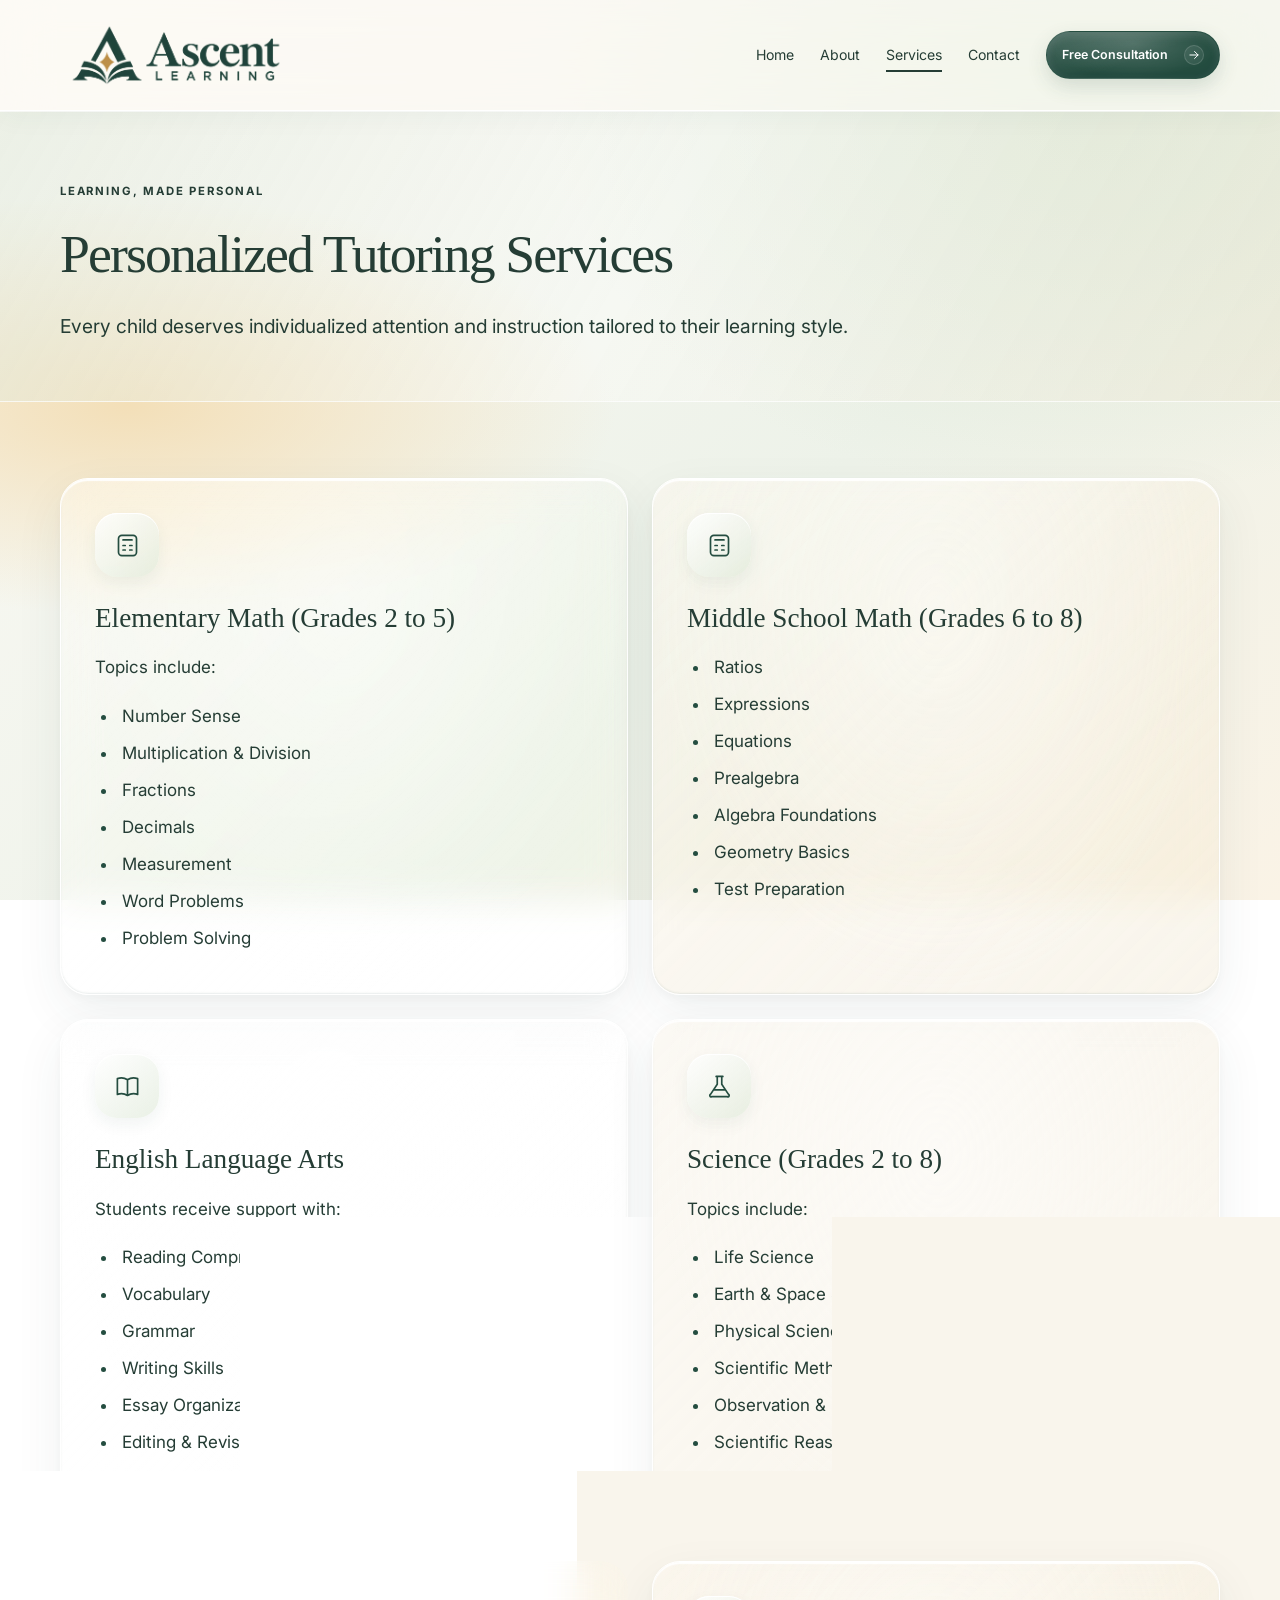
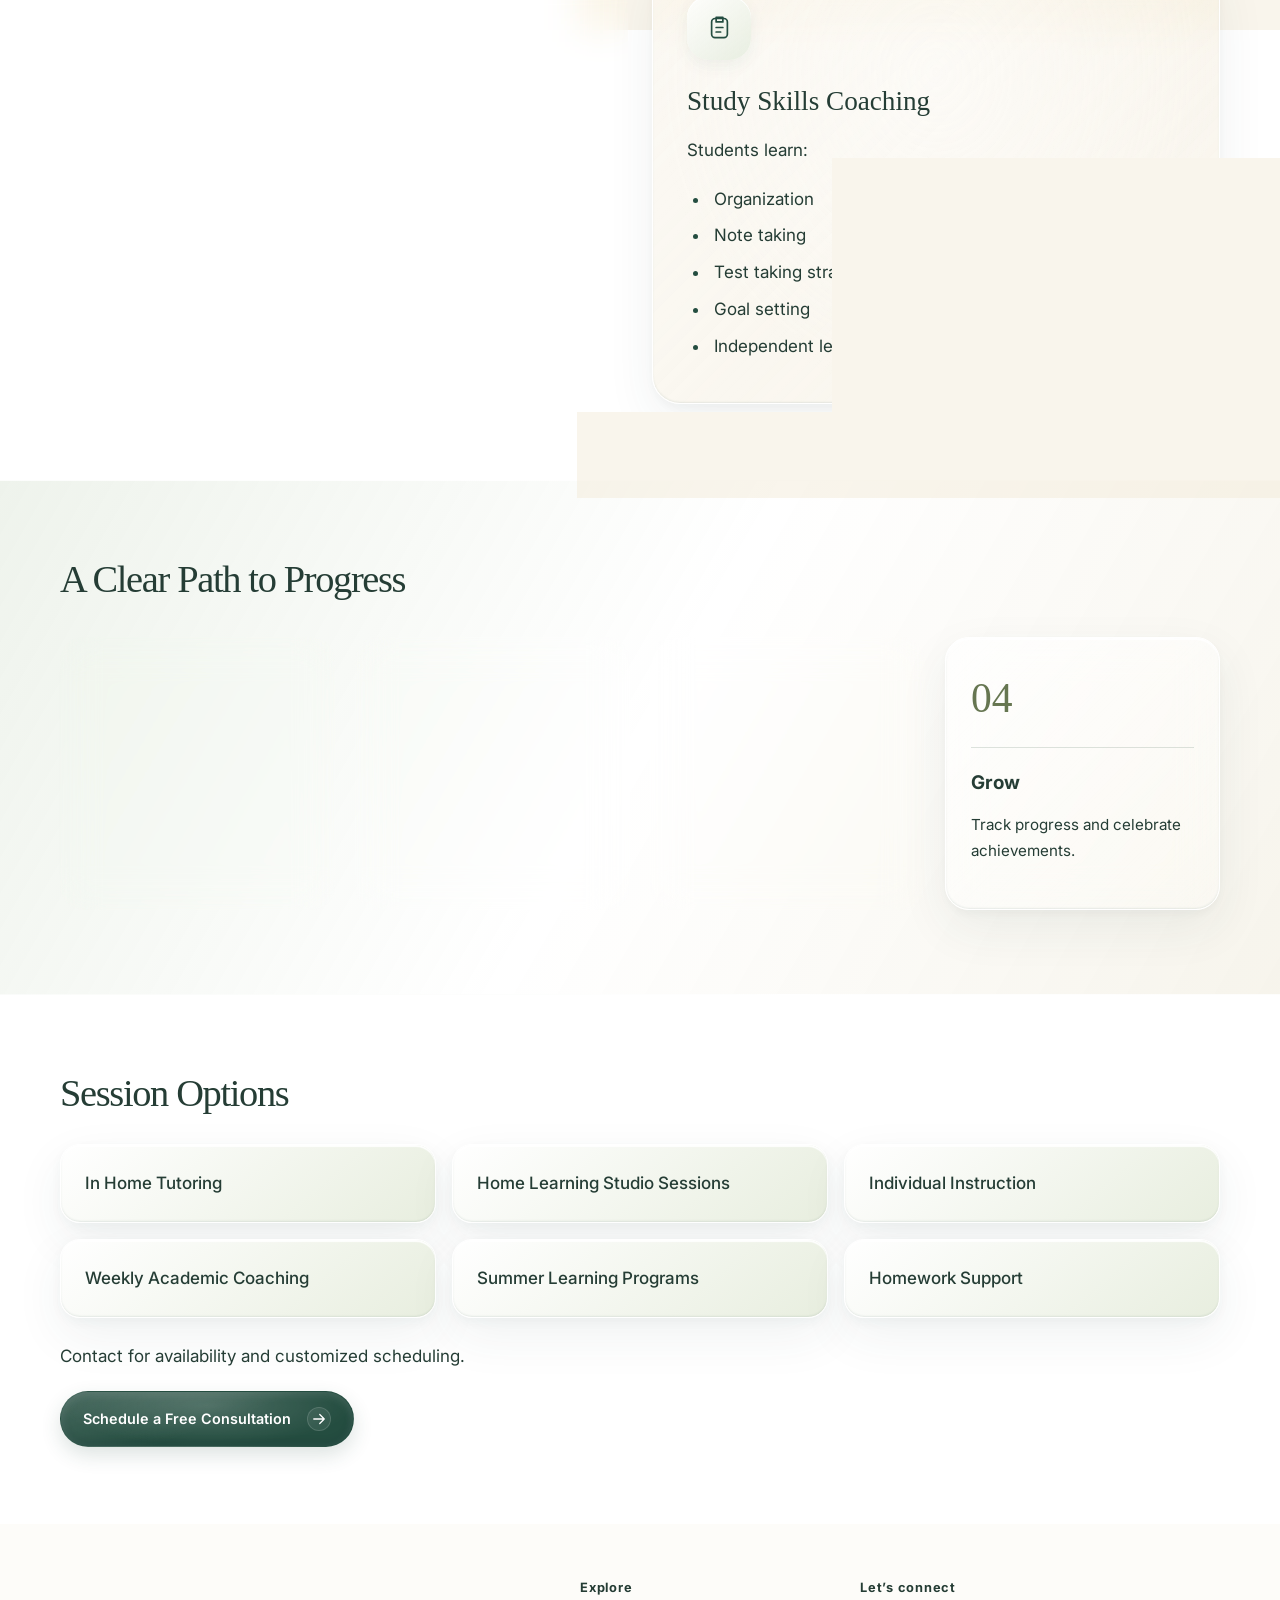
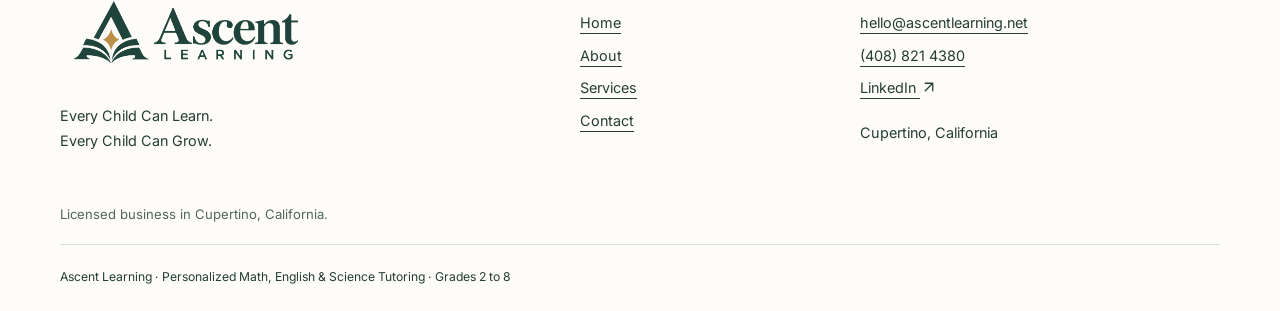
<file: services/index.html>
<!doctype html><html lang="en"><head><meta charset="utf-8"><meta name="viewport" content="width=device-width, initial-scale=1"><title>Tutoring Services | Ascent Learning</title><meta name="description" content="Ascent Learning: Explore elementary and middle school Math, English Language Arts, Science, homework support and study skills coaching with Aarushi Agrawal."><meta name="theme-color" content="#244d40"><meta property="og:site_name" content="Ascent Learning"><meta property="og:type" content="website"><meta property="og:title" content="Tutoring Services | Ascent Learning"><meta property="og:description" content="Ascent Learning: Explore elementary and middle school Math, English Language Arts, Science, homework support and study skills coaching with Aarushi Agrawal."><link rel="canonical" href="https://ascentlearning.net/services/"><meta property="og:url" content="https://ascentlearning.net/services/"><link rel="stylesheet" href="/css/style.css"><script src="/js/script.js" defer></script></head><body><!-- Shared header: canonical copy in partials/header.html. Keep all four pages in sync. -->
<a class="skip-link" href="#main">Skip to content</a><header class="site-header"><div class="container header-inner"><a class="brand" href="/"><img class="brand-logo" src="/images/assets/ascent-learning-logo.png" alt="Ascent Learning" width="1942" height="809"></a><button class="menu-toggle" aria-expanded="false" aria-controls="navigation" hidden>Menu <svg class="icon icon-menu" viewBox="0 0 24 24" width="24" height="24" fill="none" stroke="currentColor" stroke-width="1.7" stroke-linecap="round" stroke-linejoin="round" aria-hidden="true" focusable="false"><path d="M4 8h16M4 16h16"/></svg></button><nav id="navigation" aria-label="Main navigation"><a href="/">Home</a><a href="/about/">About</a><a href="/services/" aria-current="page">Services</a><a href="/contact/">Contact</a><a class="button small" href="/contact/#consultation">Free Consultation <svg class="icon icon-arrow" viewBox="0 0 24 24" width="24" height="24" fill="none" stroke="currentColor" stroke-width="1.7" stroke-linecap="round" stroke-linejoin="round" aria-hidden="true" focusable="false"><path d="M5 12h14m-6-6 6 6-6 6"/></svg></a></nav></div></header><main id="main"><section class="page-intro"><div class="container"><p class="eyebrow">LEARNING, MADE PERSONAL</p><h1>Personalized Tutoring Services</h1><p class="lead">Every child deserves individualized attention and instruction tailored to their learning style.</p></div></section><section class="section"><div class="container cards two"><article class="card service-card"><span class="visual-icon"><svg viewBox="0 0 24 24" fill="none" stroke="currentColor" stroke-width="1.5" stroke-linecap="round" stroke-linejoin="round" aria-hidden="true"><rect x="4" y="3" width="16" height="18" rx="3"/><path d="M8 7h8M8 12h2M14 12h2M8 16h2M14 16h2"/></svg></span><h3>Elementary Math (Grades 2 to 5)</h3><p>Topics include:</p><ul><li>Number Sense</li><li>Multiplication & Division</li><li>Fractions</li><li>Decimals</li><li>Measurement</li><li>Word Problems</li><li>Problem Solving</li> </ul></article><article class="card service-card"><span class="visual-icon"><svg viewBox="0 0 24 24" fill="none" stroke="currentColor" stroke-width="1.5" stroke-linecap="round" stroke-linejoin="round" aria-hidden="true"><rect x="4" y="3" width="16" height="18" rx="3"/><path d="M8 7h8M8 12h2M14 12h2M8 16h2M14 16h2"/></svg></span><h3>Middle School Math (Grades 6 to 8)</h3><ul><li>Ratios</li><li>Expressions</li><li>Equations</li><li>Prealgebra</li><li>Algebra Foundations</li><li>Geometry Basics</li><li>Test Preparation</li> </ul></article><article class="card service-card"><span class="visual-icon"><svg viewBox="0 0 24 24" fill="none" stroke="currentColor" stroke-width="1.5" stroke-linecap="round" stroke-linejoin="round" aria-hidden="true"><path d="M12 6c-3-2-6-2-9-1v14c3-1 6-1 9 1 3-2 6-2 9-1V5c-3-1-6-1-9 1Zm0 0v14"/></svg></span><h3>English Language Arts</h3><p>Students receive support with:</p><ul><li>Reading Comprehension</li><li>Vocabulary</li><li>Grammar</li><li>Writing Skills</li><li>Essay Organization</li><li>Editing & Revision</li><li>Critical Thinking</li> </ul></article><article class="card service-card"><span class="visual-icon"><svg viewBox="0 0 24 24" fill="none" stroke="currentColor" stroke-width="1.5" stroke-linecap="round" stroke-linejoin="round" aria-hidden="true"><path d="M9 3h6M10 3v7l-6 9a1 1 0 0 0 1 2h14a1 1 0 0 0 1-2l-6-9V3M7 15h10"/></svg></span><h3>Science (Grades 2 to 8)</h3><p>Topics include:</p><ul><li>Life Science</li><li>Earth &amp; Space Science</li><li>Physical Science</li><li>Scientific Method</li><li>Observation &amp; Investigation</li><li>Scientific Reasoning</li></ul></article><article class="card service-card"><span class="visual-icon"><svg viewBox="0 0 24 24" fill="none" stroke="currentColor" stroke-width="1.5" stroke-linecap="round" stroke-linejoin="round" aria-hidden="true"><path d="m3 10 9-7 9 7v10H3Zm6 10v-7h6v7"/></svg></span><h3>Homework Support</h3><p>Helping students:</p><ul><li>Stay organized</li><li>Complete assignments confidently</li><li>Understand classroom concepts</li><li>Improve time management</li> </ul></article><article class="card service-card"><span class="visual-icon"><svg viewBox="0 0 24 24" fill="none" stroke="currentColor" stroke-width="1.5" stroke-linecap="round" stroke-linejoin="round" aria-hidden="true"><rect x="5" y="4" width="14" height="17" rx="3"/><path d="M9 3h6v4H9zM9 12h6M9 16h4"/></svg></span><h3>Study Skills Coaching</h3><p>Students learn:</p><ul><li>Organization</li><li>Note taking</li><li>Test taking strategies</li><li>Goal setting</li><li>Independent learning habits</li> </ul></article></div></section><section class="section tinted"><div class="container"><h2>A Clear Path to Progress</h2><ol class="steps"><li><span class="step-number">01</span><h3>Discover</h3><p>Identify strengths and learning gaps.</p></li><li><span class="step-number">02</span><h3>Plan</h3><p>Create an individualized learning plan.</p></li><li><span class="step-number">03</span><h3>Learn</h3><p>Deliver engaging individual instruction.</p></li><li><span class="step-number">04</span><h3>Grow</h3><p>Track progress and celebrate achievements.</p></li></ol></div></section><section class="section "><div class="container"><h2>Session Options</h2><ul class="option-grid"><li>In Home Tutoring</li><li>Home Learning Studio Sessions</li><li>Individual Instruction</li><li>Weekly Academic Coaching</li><li>Summer Learning Programs</li><li>Homework Support</li> </ul><p>Contact for availability and customized scheduling.</p><a class="button" href="/contact/#consultation">Schedule a Free Consultation <svg class="icon icon-arrow" viewBox="0 0 24 24" width="24" height="24" fill="none" stroke="currentColor" stroke-width="1.7" stroke-linecap="round" stroke-linejoin="round" aria-hidden="true" focusable="false"><path d="M5 12h14m-6-6 6 6-6 6"/></svg></a></div></section></main><!-- Shared footer: canonical copy in partials/footer.html. -->
<footer><div class="container footer-grid"><div><a class="brand" href="/"><img class="brand-logo" src="/images/assets/ascent-learning-logo.png" alt="Ascent Learning" width="1942" height="809"></a><p>Every Child Can Learn.<br>Every Child Can Grow.</p></div><div><h2>Explore</h2><a href="/">Home</a><a href="/about/">About</a><a href="/services/">Services</a><a href="/contact/">Contact</a></div><div><h2>Let’s connect</h2><a href="mailto:hello@ascentlearning.net">hello@ascentlearning.net</a><a href="tel:+14088214380">(408) 821 4380</a><a href="https://www.linkedin.com/in/aarushi82/" target="_blank" rel="noopener noreferrer" aria-label="LinkedIn (opens in a new tab)">LinkedIn <svg class="icon icon-external" viewBox="0 0 24 24" width="24" height="24" fill="none" stroke="currentColor" stroke-width="1.7" stroke-linecap="round" stroke-linejoin="round" aria-hidden="true" focusable="false"><path d="M7 17 17 7M7 7h10v10"/></svg></a><p>Cupertino, California</p></div></div><div class="container business-license">Licensed business in Cupertino, California.</div><div class="container footer-bottom">Ascent Learning · Personalized Math, English &amp; Science Tutoring · Grades 2 to 8</div></footer></body></html>
</file>
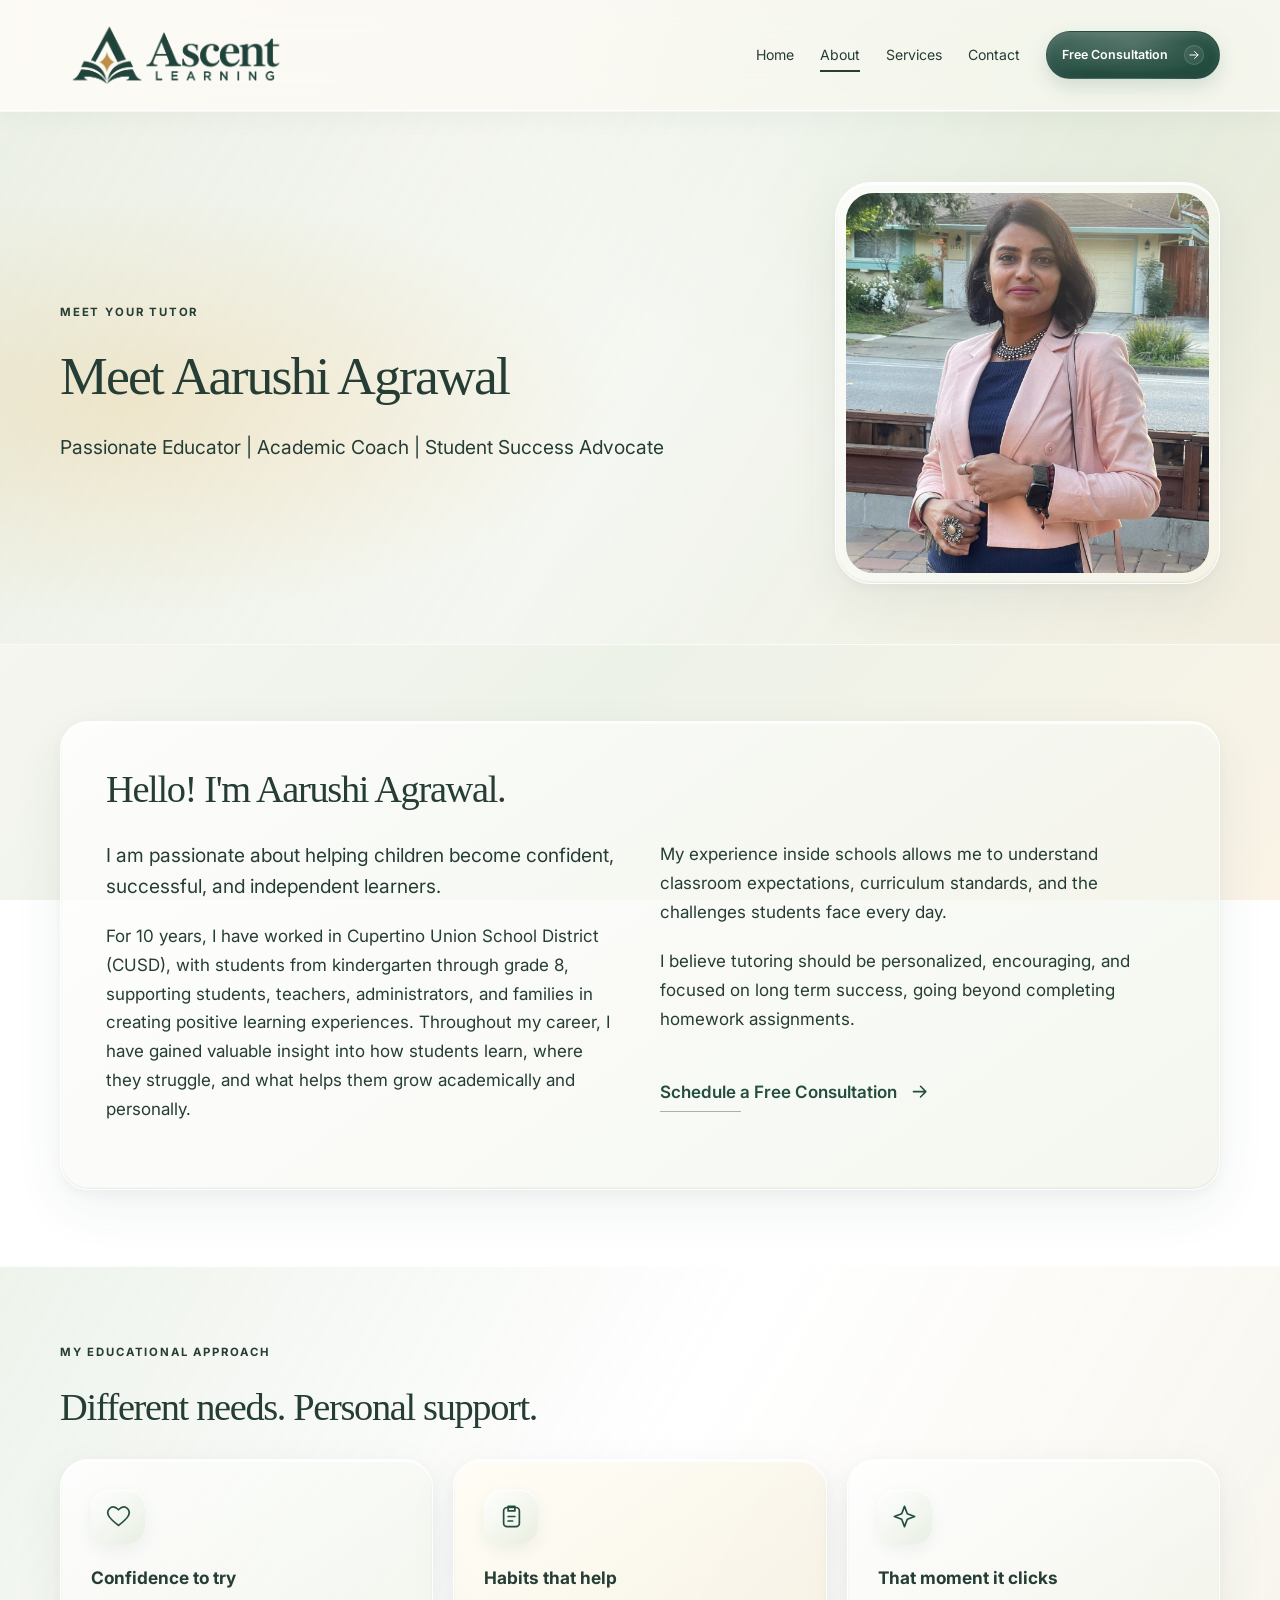
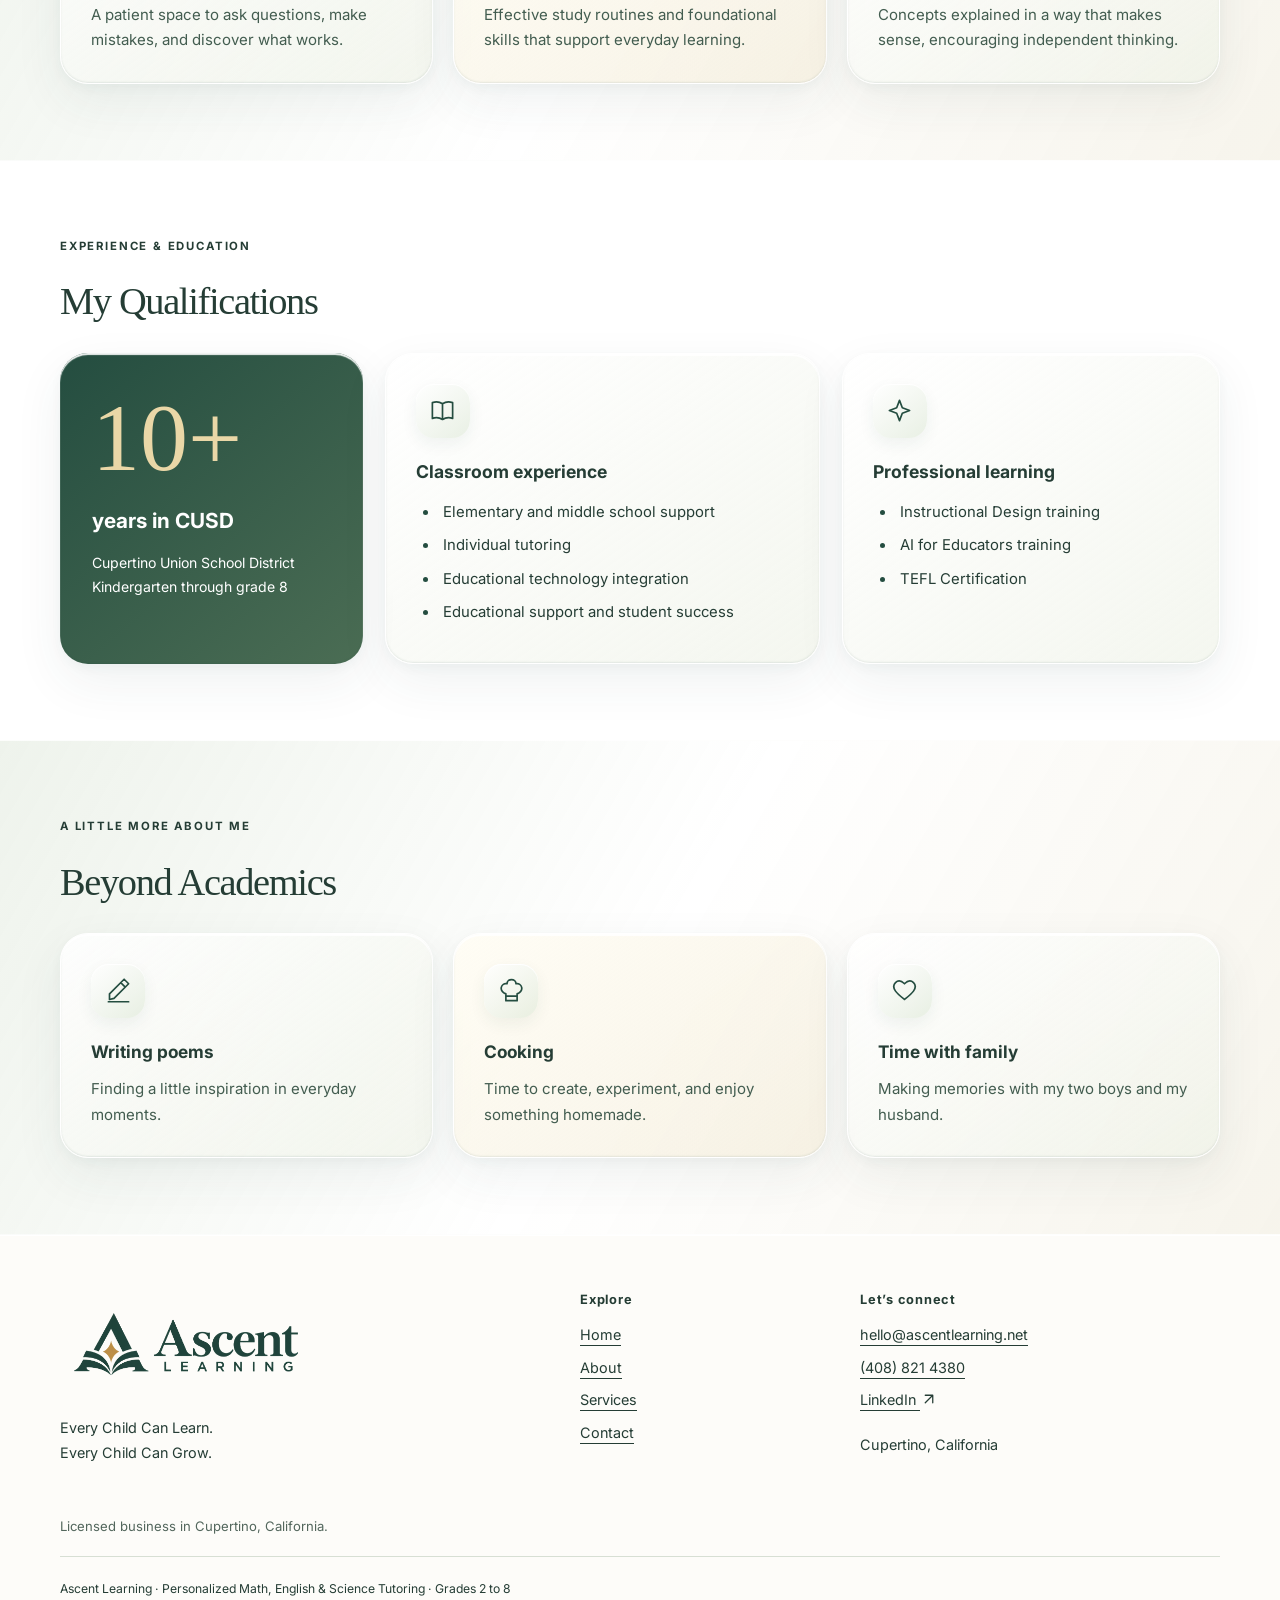
<file: about.html>
<!doctype html>
<html lang="en"><head><meta charset="utf-8"><meta name="viewport" content="width=device-width, initial-scale=1">
<title>Page moved | Ascent Learning</title><link rel="canonical" href="https://ascentlearning.net/about/">
<meta http-equiv="refresh" content="0;url=/about/">
<script>location.replace('/about/' + location.search + location.hash);</script></head>
<body><p>This page has moved. <a href="/about/">Continue to about</a>.</p></body></html>
</file>
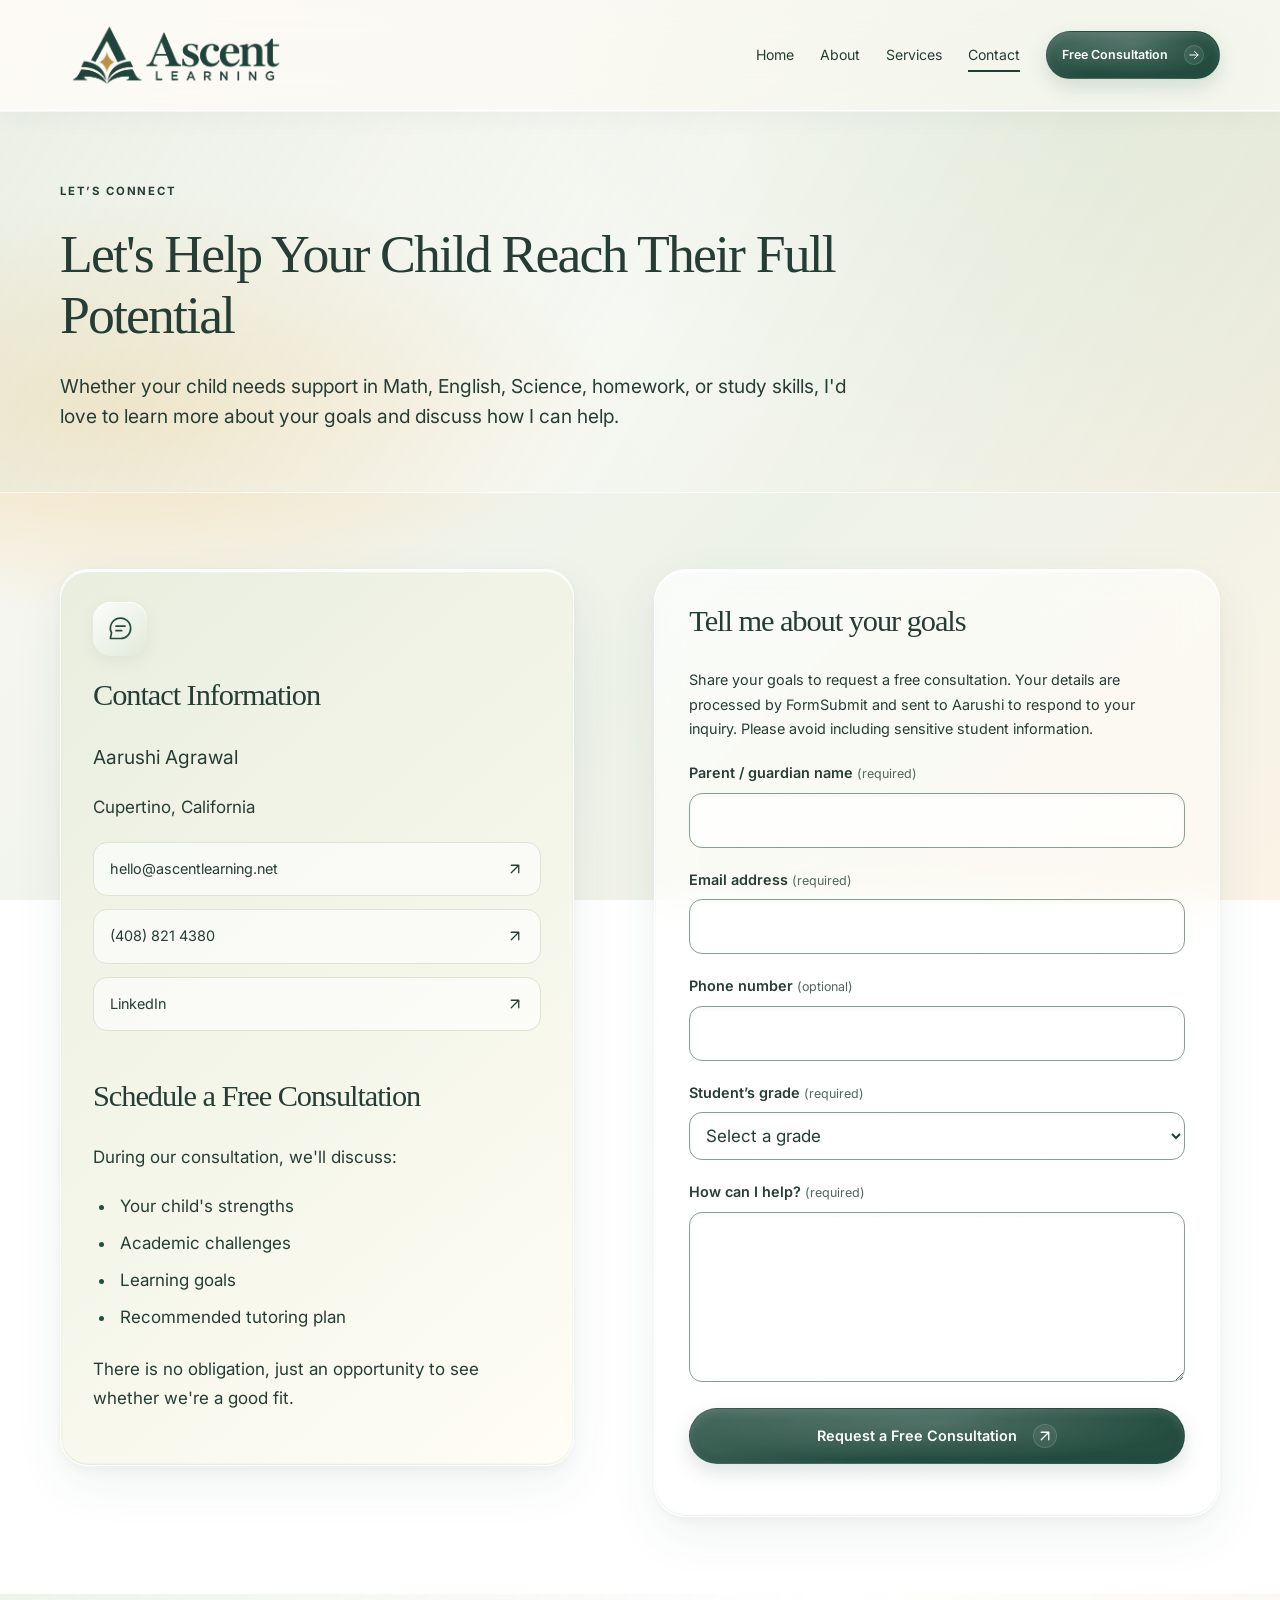
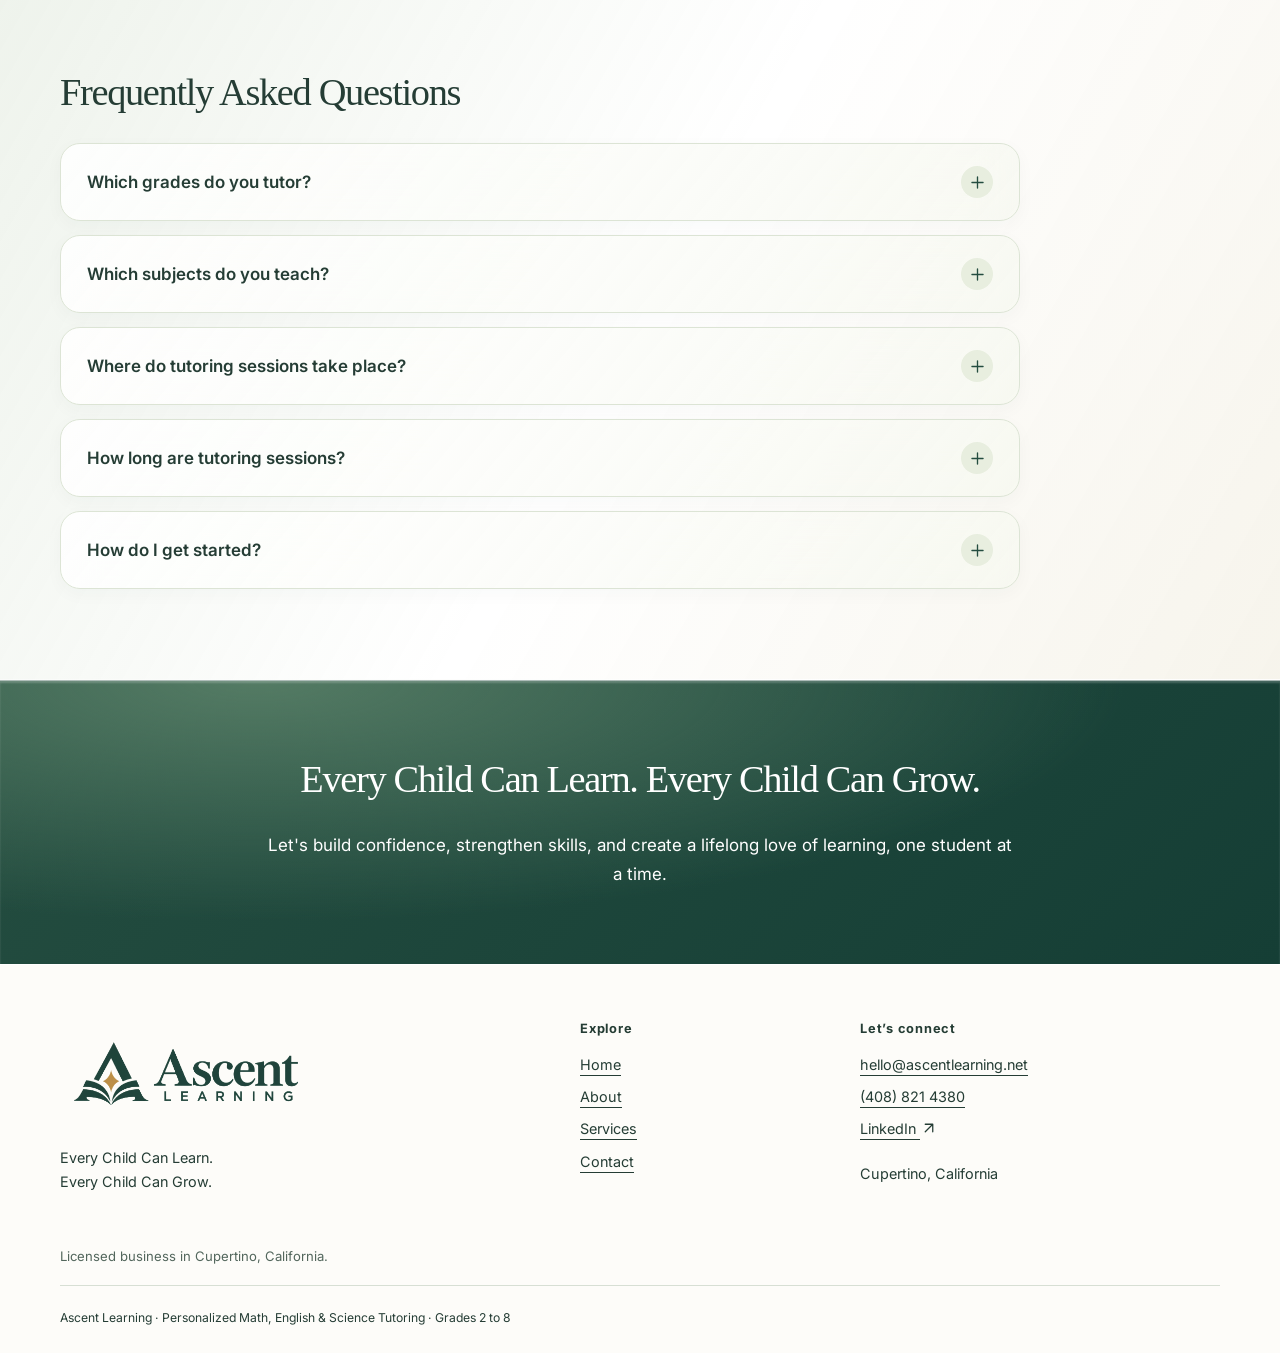
<file: contact.html>
<!doctype html>
<html lang="en"><head><meta charset="utf-8"><meta name="viewport" content="width=device-width, initial-scale=1">
<title>Page moved | Ascent Learning</title><link rel="canonical" href="https://ascentlearning.net/contact/">
<meta http-equiv="refresh" content="0;url=/contact/">
<script>location.replace('/contact/' + location.search + location.hash);</script></head>
<body><p>This page has moved. <a href="/contact/">Continue to contact</a>.</p></body></html>
</file>
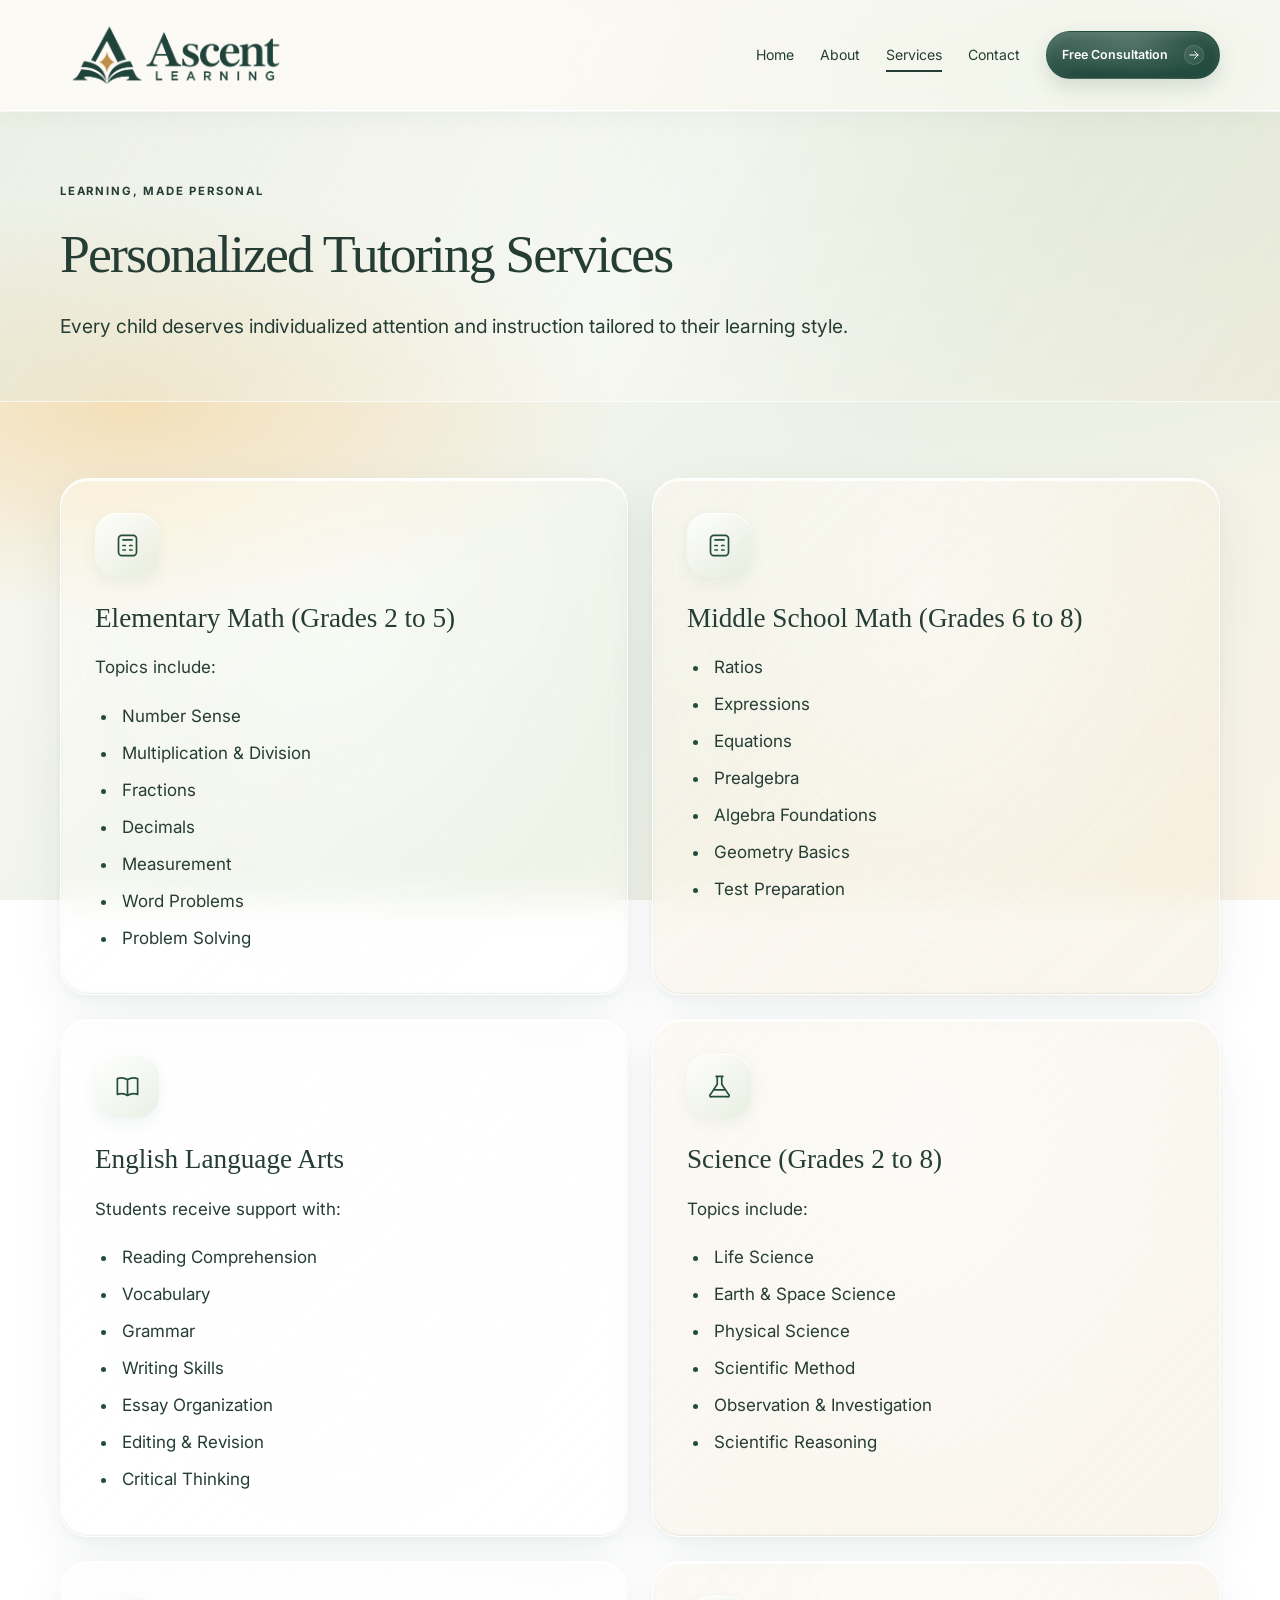
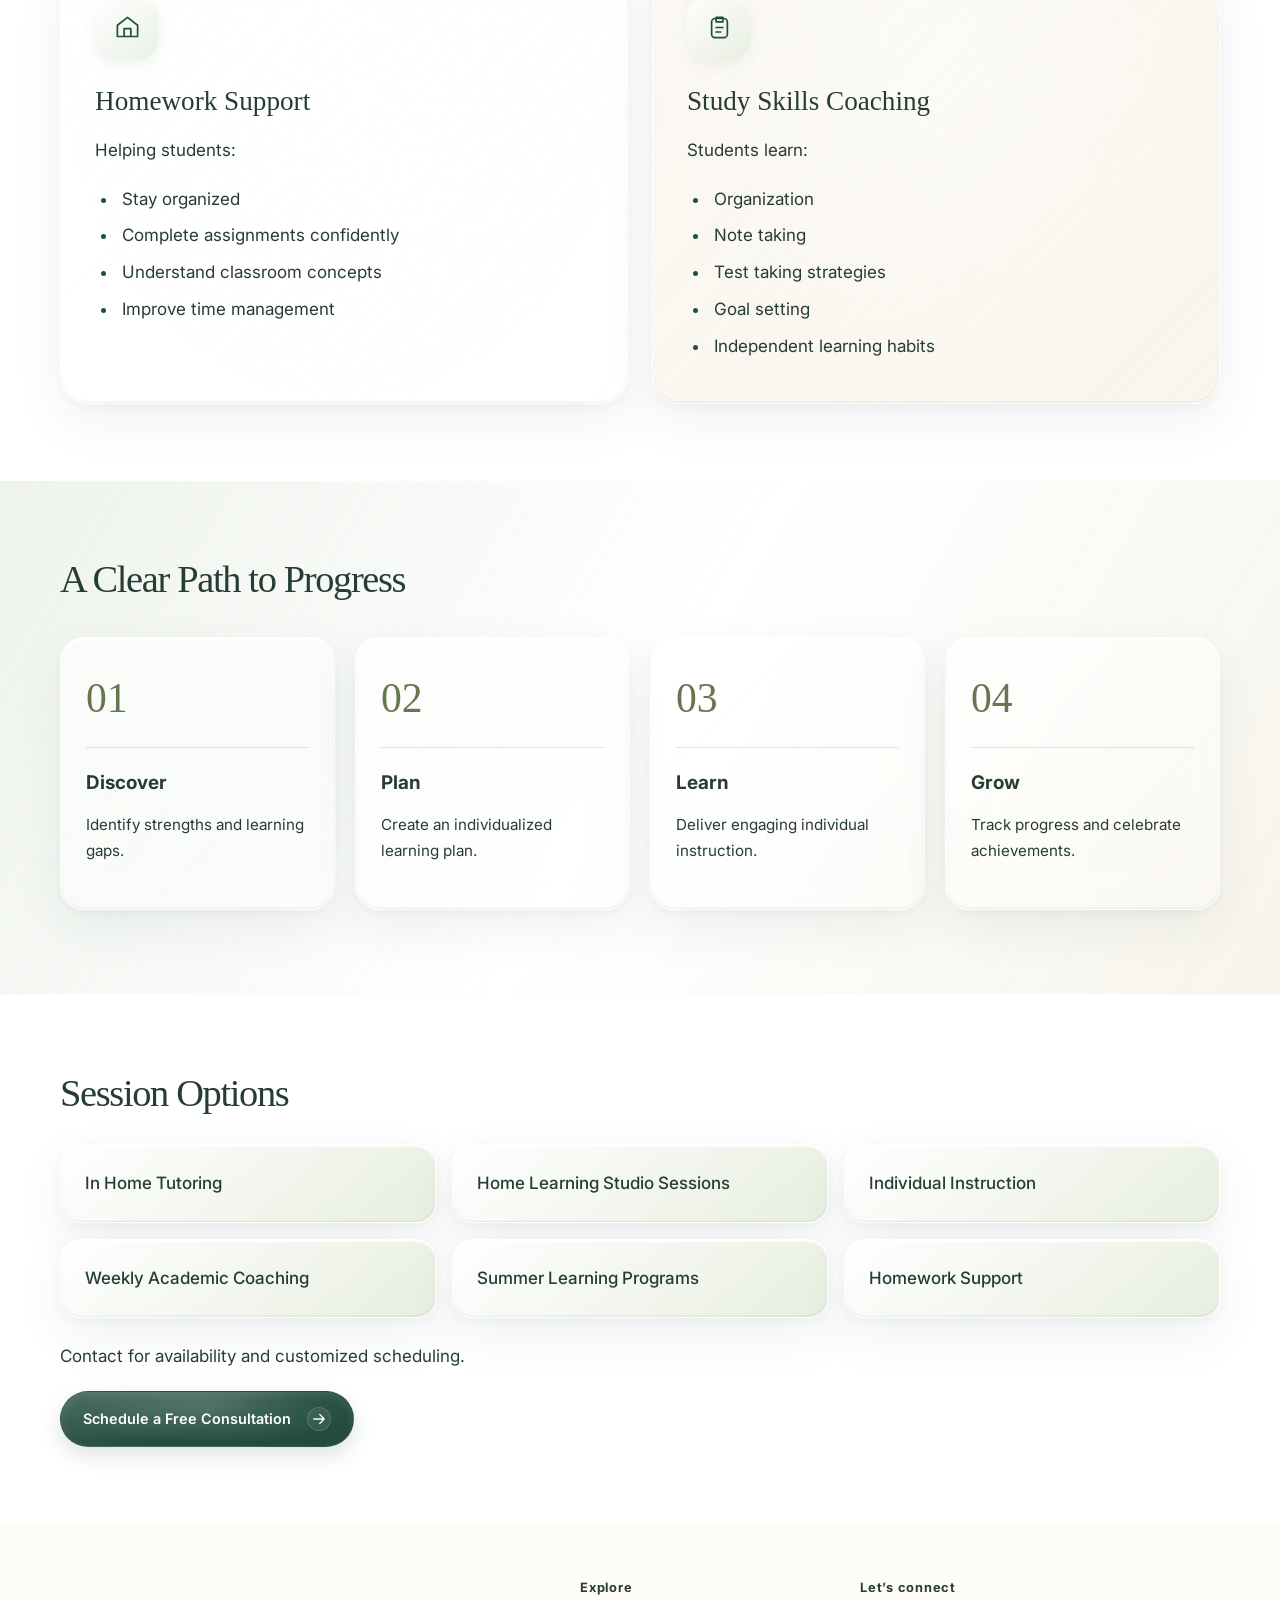
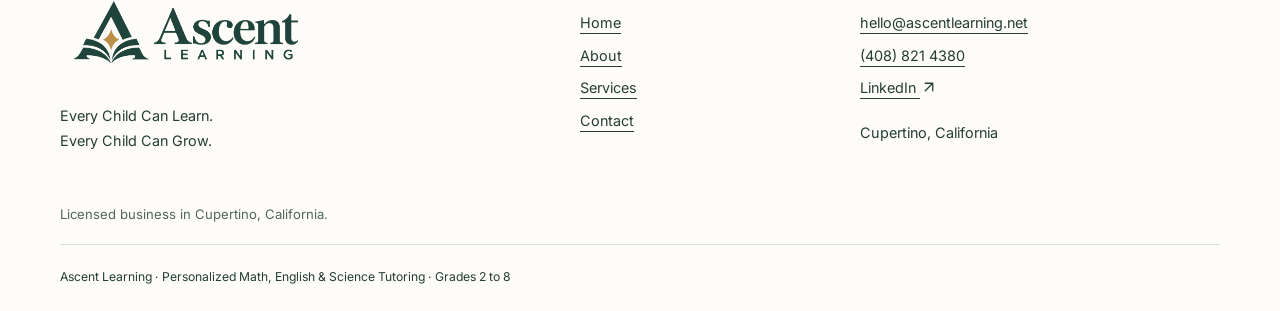
<file: services.html>
<!doctype html>
<html lang="en"><head><meta charset="utf-8"><meta name="viewport" content="width=device-width, initial-scale=1">
<title>Page moved | Ascent Learning</title><link rel="canonical" href="https://ascentlearning.net/services/">
<meta http-equiv="refresh" content="0;url=/services/">
<script>location.replace('/services/' + location.search + location.hash);</script></head>
<body><p>This page has moved. <a href="/services/">Continue to services</a>.</p></body></html>
</file>
<file: css/style.css>
@import url('https://fonts.googleapis.com/css2?family=Inter:wght@400;500;600;700&display=swap');
/* Shared design tokens: edit these to restyle all four pages. No external dependencies. */
:root{--paper:#fcfaf5;--ink:#253d35;--green:#244d40;--muted:#52665c;--tint:#eef1e8;--line:#d7dfd4;--accent:#e8c784;--white:#fff;--radius:18px}*{box-sizing:border-box}html{scroll-behavior:smooth;scroll-padding-top:110px}body{margin:0;background:var(--paper);color:var(--ink);font-family:'Inter',sans-serif;font-size:17px;line-height:1.7}a{color:inherit;text-underline-offset:5px}button,input,select,textarea{font:inherit}button,a,input,select,textarea,summary{-webkit-tap-highlight-color:transparent}a:focus-visible,button:focus-visible,input:focus-visible,select:focus-visible,textarea:focus-visible,summary:focus-visible{outline:3px solid #a45a21;outline-offset:5px}h1,h2,h3,p{margin-top:0}h1,h2,.display{font-family:Georgia,'Times New Roman',serif;font-weight:400;letter-spacing:-.035em}h1{font-size:clamp(2.4rem,4.2vw,3.9rem);line-height:1.12;max-width:900px;margin-bottom:26px}h2{font-size:clamp(2rem,3vw,2.8rem);line-height:1.18;margin-bottom:28px}h3{font-size:1.18rem;line-height:1.4;margin-bottom:16px}p{margin-bottom:20px}ul{padding-left:23px;margin:0 0 24px}li{padding-left:4px;margin-bottom:8px}li::marker{color:var(--green)}.container{width:min(1160px,calc(100% - 80px));margin:auto}.site-header{background:var(--paper);border-bottom:1px solid var(--line);position:sticky;top:0;z-index:20}.header-inner{display:flex;align-items:center;justify-content:space-between;gap:24px;min-height:98px}.brand{display:flex;align-items:center;gap:12px;text-decoration:none;font-family:Georgia,serif;font-size:1.35rem;line-height:1.2}.brand small{display:block;font-family:'Inter',sans-serif;letter-spacing:.14em;font-size:.56rem;margin-top:9px}.brand-mark{background:var(--green);color:var(--paper);padding:12px 9px;border-radius:50%;font-size:1.35rem}nav{display:flex;align-items:center;gap:26px}nav a{text-decoration:none;font-size:.88rem}nav a[aria-current=page]{text-decoration:underline;text-decoration-thickness:2px}nav a:hover,.text-link:hover{color:#826021}.button{display:inline-flex;align-items:center;justify-content:center;gap:20px;background:var(--green);color:#fff;border:1px solid var(--green);border-radius:6px;padding:15px 22px;text-decoration:none;font-size:.9rem;font-weight:600;cursor:pointer;line-height:1.5;min-height:48px}.button:hover{background:#17392e;color:#fff}.button:disabled{opacity:.6;cursor:wait}.button.small{font-size:.78rem;padding:12px 15px}.text-link{display:inline-block;font-weight:600;margin-top:16px}.eyebrow{font-size:.71rem;letter-spacing:.16em;font-weight:700;margin-bottom:23px}.hero{padding:70px 0 35px}.hero-grid{display:grid;grid-template-columns:1.45fr 1fr;gap:72px;align-items:stretch}.lead{font-size:1.2rem;line-height:1.6;max-width:800px}.hero-grid>div>p:not(.eyebrow){max-width:620px}.actions{display:flex;gap:26px;align-items:center;flex-wrap:wrap;margin:30px 0}.actions .text-link{margin:0}.hero-note{background:var(--tint);border-radius:150px 150px 14px 14px;padding:65px 42px 35px;text-align:center;align-self:start}.hero-note .display{font-size:clamp(2.8rem,4.8vw,4.5rem);line-height:1.04;margin:32px 0}.display em{color:#65714a}.note-bottom{border-top:1px solid #bdc8b8;padding-top:22px;font-size:.9rem}.service-line{margin-top:42px;padding-top:25px;border-top:1px solid var(--line);font-size:.9rem;max-width:970px}.tags{display:flex;flex-wrap:wrap;gap:10px 22px;list-style:none;padding:0;font-size:.82rem;font-weight:600}.tags li:before{content:'✓';margin-right:8px}.section{padding:76px 0}.tinted{background:var(--tint)}.split{display:grid;grid-template-columns:1fr 1fr;gap:72px}.cards{display:grid;gap:24px}.two{grid-template-columns:repeat(2,minmax(0,1fr))}.card{border:1px solid var(--line);border-radius:var(--radius);padding:34px;background:var(--white)}.card h3{font-family:Georgia,serif;font-size:1.7rem;font-weight:400}.card ul:last-child{margin-bottom:0}.steps{display:grid;grid-template-columns:repeat(4,minmax(0,1fr));gap:30px;list-style:none;padding:0;margin:35px 0 0}.steps li{padding:0}.step-number{display:block;font-family:Georgia,serif;font-size:2.6rem;color:#667651;border-bottom:1px solid #bdc8b8;margin-bottom:22px;padding-bottom:13px}.steps p{font-size:.95rem}.areas{list-style:none;padding:0;display:grid;grid-template-columns:repeat(3,1fr);gap:12px}.areas li{border-bottom:1px solid var(--line);padding:12px 0}.cta-band{background:var(--green);color:#fff;text-align:center}.cta-band p{max-width:750px;margin:0 auto 22px}.cta-band .button{background:var(--accent);border-color:var(--accent);color:var(--ink)}.page-intro{padding:70px 0 60px;background:var(--tint)}.page-intro .lead{margin-bottom:0}.contact-grid{display:grid;grid-template-columns:1fr 1.1fr;gap:80px}.contact-links{display:grid;gap:13px;overflow-wrap:anywhere}.space-top{margin-top:48px}.form-panel{background:#fff;border:1px solid var(--line);border-radius:var(--radius);padding:34px}.form-panel h2{font-size:1.9rem}.form-panel>p{font-size:.9rem}label{display:block;font-size:.9rem;font-weight:600;margin-top:20px;margin-bottom:7px}label span{font-weight:400;color:var(--muted);font-size:.78rem}input,select,textarea{display:block;width:100%;border:1px solid #899e90;border-radius:5px;padding:12px;background:var(--paper);color:var(--ink);min-height:48px}textarea{resize:vertical}form .button{margin-top:26px;width:100%}.field-error{color:#a32b21;font-size:.82rem;display:block}[aria-invalid=true]{border-color:#a32b21}#form-status{font-size:.9rem;margin:18px 0 0}.faq{max-width:900px}details{border-bottom:1px solid #bdc8b8;padding:22px 0}summary{cursor:pointer;font-weight:600;padding-right:20px}details p{margin:18px 0 0;padding-left:20px;max-width:800px}footer{padding:56px 0 24px;background:#f4f1e8}.footer-grid{display:grid;grid-template-columns:2fr 1fr 1.5fr;gap:40px}.footer-grid h2{font-family:'Inter',sans-serif;font-size:.8rem;font-weight:700;letter-spacing:.06em;margin-bottom:16px}.footer-grid>div>a:not(.brand){display:block;margin-bottom:8px;font-size:.9rem}.footer-grid p{font-size:.9rem;margin-top:20px}.footer-bottom{border-top:1px solid var(--line);margin-top:32px;padding-top:22px;font-size:.76rem}.skip-link{position:fixed;left:15px;top:-100px;background:#fff;padding:12px;z-index:50}.skip-link:focus{top:12px}.menu-toggle{border:1px solid var(--green);background:transparent;border-radius:5px;padding:10px;color:var(--ink);cursor:pointer}.menu-toggle[hidden]{display:none}@media(min-width:901px){.menu-toggle{display:none}}@media(max-width:1000px){nav{gap:15px}.hero-grid{gap:35px}.contact-grid{gap:35px}}@media(max-width:900px){.container{width:calc(100% - 40px)}.header-inner{min-height:85px;flex-wrap:wrap;gap:16px;padding:14px 0}nav{width:100%;flex-wrap:wrap;padding-bottom:10px}nav a{padding:10px}.menu-toggle:not([hidden]){display:block}.js nav{display:none}.js nav.is-open{display:flex;flex-direction:column;align-items:stretch}.hero-grid{grid-template-columns:1.2fr 1fr;gap:25px}.hero-note{padding:48px 20px 25px}.hero-note .eyebrow{font-size:.6rem}.steps{grid-template-columns:repeat(2,1fr)}.split{gap:35px}.brand{font-size:1.15rem}}@media(max-width:650px){.hero{padding-top:38px}.hero-grid,.split,.two,.contact-grid{grid-template-columns:1fr}.hero-grid{gap:30px}.hero-note{border-radius:95px 95px 12px 12px;max-width:450px;width:100%;margin:auto}.hero-note .display{font-size:3.3rem}.hero-note .eyebrow{font-size:.7rem}.section{padding:50px 0}.page-intro{padding:45px 0}.actions{align-items:stretch;gap:18px}.actions .button{width:100%}.card,.form-panel{padding:25px}.areas{grid-template-columns:repeat(2,1fr)}.footer-grid{grid-template-columns:1fr 1fr;gap:30px}.footer-grid>div:first-child{grid-column:1/-1}.footer-grid>div:last-child{overflow-wrap:anywhere}.steps{gap:25px}.steps h3{font-size:1rem}h1{font-size:2.45rem}.brand small{font-size:.5rem}.contact-grid{gap:35px}}@media(prefers-reduced-motion:reduce){html{scroll-behavior:auto}*,*::before,*::after{animation:none!important;transition:none!important}}

/* Ascent Learning brand identity. Intrinsic dimensions are set to match the logo. */
.brand-logo{display:block;width:230px;height:auto;max-width:100%;object-fit:contain}.footer-grid .brand-logo{width:250px}.header-inner{min-height:110px}@media(max-width:1000px){.header-inner{gap:16px}.brand-logo{width:205px}}@media(max-width:650px){.brand-logo{width:195px}.header-inner{min-height:90px}.hero .eyebrow{font-size:.64rem;letter-spacing:.12em}}

/* Liquid glass: translucent surfaces, curved highlights and responsive light. */
:root{--radius:28px;--glass-shadow:0 18px 50px #244d4012,0 4px 12px #244d400a,inset 0 2px 1px #ffffffed,inset 0 -1px 2px #244d401a}
body{background:radial-gradient(ellipse at 85% 12%,#dce8d6 0,transparent 35%),radial-gradient(ellipse at 10% 45%,#f3dfb8 0,transparent 30%),linear-gradient(135deg,#fcfaf5,#edf2e9 60%,#faf3e6);background-attachment:fixed}
.site-header{background:#fcfaf5b8;backdrop-filter:blur(24px) saturate(160%);-webkit-backdrop-filter:blur(24px) saturate(160%);border-bottom:1px solid #fff;box-shadow:0 5px 26px #244d400c}
.hero{position:relative;isolation:isolate}.hero:before{content:'';position:absolute;width:320px;height:320px;border-radius:50%;right:5%;top:60px;background:radial-gradient(circle at 30% 30%,#fffcf0,#d6e2bc88 55%,#9bbfba55);filter:blur(20px);z-index:-1;animation:float-light 12s ease-in-out infinite alternate}
.hero-note,.card,.form-panel,.steps li,.portrait-frame,.faq details{background:linear-gradient(135deg,#ffffffb8,#ffffff45);border:1px solid #fff;box-shadow:var(--glass-shadow);backdrop-filter:blur(18px) saturate(140%);-webkit-backdrop-filter:blur(18px) saturate(140%)}
.hero-note,.card,.button{background-image:radial-gradient(circle at var(--light-x,20%) var(--light-y,0%),#ffffff45,transparent 65%),linear-gradient(135deg,#ffffff65,#ffffff08);transition:transform .35s cubic-bezier(.2,.8,.2,1),box-shadow .35s,background-color .35s}
.hero-note{background-color:#e5eddb99;position:relative;overflow:hidden;border-radius:180px 180px 34px 34px}.hero-note:before{content:'';position:absolute;inset:9px;border:1px solid #fff9;border-radius:inherit;pointer-events:none}.note-bottom{position:relative}
.button{position:relative;overflow:hidden;border-radius:999px;background-color:#244d40;border:1px solid #a4baac;box-shadow:0 8px 20px #244d402b,inset 0 2px 2px #ffffff65,inset 0 -3px 5px #071e2a55;isolation:isolate}.button:after{content:none}.button:hover{background-color:#193f32;box-shadow:0 14px 28px #244d4038,inset 0 2px 3px #ffffff80,inset 0 -3px 5px #071e2a55;transform:translateY(-3px)}.button:active{transform:translateY(1px) scale(.98)}.button span{transition:transform .3s}.button:hover span{transform:translate(3px,-3px)}
nav a:not(.button){border-radius:999px;transition:background .25s}nav a:not(.button):hover{background:#ffffff9c;color:var(--green)}
.tinted,.page-intro{background:linear-gradient(120deg,#dce6d77a,#ffffff54,#eae4cf66);border-block:1px solid #ffffffba}.card{border-radius:var(--radius)}.steps{gap:20px}.steps li{border-radius:24px;padding:25px}.step-number{border-color:#78908040}.tags{gap:12px}.tags li{background:#ffffff85;border:1px solid #fff;border-radius:999px;padding:8px 16px;box-shadow:0 4px 12px #244d4008}.areas li{padding:12px 18px;background:#ffffff6b;border:1px solid #fff;border-radius:16px}.faq details{padding:22px 26px;margin-bottom:14px;border-radius:20px}.faq details[open]{background:#ffffffe0}.form-panel{border-radius:32px}input,select,textarea{background:#ffffffb8;border-radius:13px;box-shadow:inset 0 2px 5px #244d400b}input:focus,textarea:focus,select:focus{background:#fff}.honeypot{position:absolute;left:-10000px;width:1px;height:1px;overflow:hidden}
.tutor-grid{display:grid;grid-template-columns:.85fr 1.15fr;align-items:center;gap:76px}.portrait-frame{position:relative;margin:0;padding:10px;border-radius:36px;overflow:hidden;max-width:400px}.portrait-frame img{display:block;width:100%;height:420px;object-fit:cover;object-position:50% 26%;border-radius:27px}.portrait-frame figcaption{position:absolute;bottom:25px;left:24px;right:24px;padding:14px;border:1px solid #fff9;border-radius:16px;background:#fffce4d6;backdrop-filter:blur(15px);font-size:.78rem;text-align:center}.page-intro .tutor-grid{grid-template-columns:1.3fr .7fr;gap:60px}.about-portrait img{height:380px}.tutor-overview{padding-top:45px}
.cta-band{background:radial-gradient(ellipse at 20% 0,#547b64,transparent 60%),linear-gradient(135deg,#244d40,#153e35);border-top:1px solid #ffffffa3;box-shadow:inset 0 2px 2px #ffffff35}.cta-band .button{background-color:var(--accent);border-color:#fff5;box-shadow:0 12px 28px #071e2a44,inset 0 2px 3px #fff9}.cta-band .button:hover{background:#f4dba8;color:var(--ink)}footer{background:#fcfaf59c;border-top:1px solid #fff}.footer-grid h2,.brand small{font-family:'Inter',sans-serif}
@keyframes float-light{from{transform:translate(0,0) scale(.95)}to{transform:translate(-25px,25px) scale(1.1)}}
@media(hover:hover) and (pointer:fine){.card:hover{transform:translateY(-5px);box-shadow:0 25px 55px #244d401c,inset 0 2px 1px #fff}}
@media(max-width:900px){.tutor-grid{gap:35px}.steps li{padding:22px}.page-intro .tutor-grid{gap:30px}}
@media(max-width:650px){.tutor-grid,.page-intro .tutor-grid{grid-template-columns:1fr}.portrait-frame{width:100%;max-width:400px;margin:auto}.portrait-frame img{height:390px}.steps{grid-template-columns:1fr}.hero:before{width:220px;height:220px}.hero-note{border-radius:140px 140px 28px 28px}.tags li{font-size:.75rem;padding:7px 11px}.page-intro .about-portrait{max-width:340px}.about-portrait img{height:350px}}
@supports not (backdrop-filter:blur(1px)){.site-header{background:#fcfaf5}.card,.form-panel,.steps li,.faq details{background:#f6f8f0}}
@media(prefers-reduced-transparency:reduce){.site-header,.card,.form-panel,.steps li,.faq details,.portrait-frame{background:#f8faf3;backdrop-filter:none}.hero-note{background:#e5eddb}}

/* Consistent vector icons and fluid interaction timing. */
:root{--ease-fluid:cubic-bezier(.16,1,.3,1)}
.icon{width:1.25em;height:1.25em;flex:none;display:inline-block;vertical-align:-.2em;pointer-events:none;transition:transform .55s var(--ease-fluid)}
.button{gap:16px;transition:transform .5s var(--ease-fluid),box-shadow .5s var(--ease-fluid),background-color .4s;translate:var(--magnet-x,0px) var(--magnet-y,0px);background-image:radial-gradient(ellipse at var(--light-x,50%) var(--light-y,25%),#ffffff2e,transparent 70%),linear-gradient(160deg,#ffffff28,transparent 55%);box-shadow:0 8px 20px #244d4028,inset 0 1px 2px #ffffff80,inset 0 -2px 4px #071e2a40}
.button .icon{width:24px;height:24px;padding:3px;border-radius:50%;background:#ffffff12;box-shadow:inset 0 0 0 1px #ffffff24}
.button.small .icon{width:20px;height:20px}.button:hover .icon-arrow{transform:translateX(3px)}.button:hover .icon-external{transform:translate(2px,-2px)}
.button:before{content:'';position:absolute;inset:-100% -50%;background:linear-gradient(110deg,transparent 42%,#ffffff26 50%,transparent 58%);transform:translateX(-65%) rotate(-12deg);pointer-events:none;transition:transform .85s var(--ease-fluid)}.button:hover:before,.button:focus-visible:before{transform:translateX(65%) rotate(-12deg)}
.text-link{display:inline-flex;align-items:center;gap:12px;position:relative;text-decoration:none;padding:8px 0;color:var(--green);transition:color .35s}
.text-link:after{content:'';position:absolute;left:0;right:0;bottom:3px;height:1px;background:currentColor;opacity:.4;transform:scaleX(.3);transform-origin:left;transition:transform .55s var(--ease-fluid),opacity .4s}
.text-link:hover:after,.text-link:focus-visible:after{transform:scaleX(1);opacity:1}.text-link:hover .icon,.text-link:focus-visible .icon{transform:translateX(5px)}
.tags li{display:inline-flex;align-items:center;gap:7px}.tags li:before{content:none}.tags .icon{width:15px;height:15px;stroke-width:2}
.menu-toggle .icon{margin-left:8px;transition:transform .4s var(--ease-fluid)}.menu-toggle[aria-expanded=true] .icon{transform:rotate(90deg)}
.card,.hero-note{transition:transform .65s var(--ease-fluid),box-shadow .65s var(--ease-fluid);background-image:radial-gradient(ellipse at var(--light-x,50%) var(--light-y,25%),#ffffff65,transparent 70%),linear-gradient(135deg,#ffffff65,#ffffff08)}
.hero-note{animation:glass-drift 8s ease-in-out infinite}.hero-note:after{content:'';position:absolute;inset:0;background:linear-gradient(120deg,transparent 20%,#ffffff28 45%,transparent 65%);transform:translateX(-40%);animation:glass-reflection 10s ease-in-out infinite alternate;pointer-events:none}
.hero-note>*{position:relative;z-index:1}.portrait-frame img{transition:transform 1.1s var(--ease-fluid)}.portrait-frame:hover img{transform:scale(1.025)}
@keyframes glass-drift{0%,100%{transform:translateY(0) rotate(-.35deg)}50%{transform:translateY(-9px) rotate(.35deg)}}
@keyframes glass-reflection{to{transform:translateX(40%)}}
/* Native cross-page transitions preserve browser scrolling and history. */
@view-transition{navigation:auto}
::view-transition-old(root){animation:page-out .18s ease both}::view-transition-new(root){animation:page-in .4s var(--ease-fluid) both}
@keyframes page-out{to{opacity:0}}@keyframes page-in{from{opacity:0;transform:translateY(8px)}to{opacity:1;transform:translateY(0)}}
@media(max-width:650px){.hero-note{animation:none}.button .icon{width:23px;height:23px}}
@media(prefers-reduced-motion:reduce){.button{translate:none}.button:hover,.button:active,.card:hover,.portrait-frame:hover img,.text-link:hover .icon,.button:hover .icon{transform:none}::view-transition-group(*),::view-transition-old(*),::view-transition-new(*){animation:none!important}}

/* A continuous glass surface without an inset border ring. */
.button{border-color:transparent;box-shadow:0 8px 20px #244d4028,inset 0 3px 8px #ffffff24,inset 0 -3px 8px #071e2a24}
.button:hover{box-shadow:0 14px 28px #244d4038,inset 0 3px 9px #ffffff30,inset 0 -3px 8px #071e2a24}
.cta-band .button{border-color:transparent;box-shadow:0 12px 28px #071e2a44,inset 0 3px 8px #ffffff40}

/* Visual hierarchy: grouped content, subject artwork and restrained navigation. */
nav a:not(.button){position:relative;border-radius:0;transition:color .4s ease;text-decoration:none}
nav a:not(.button):hover,nav a:not(.button):focus-visible{background:transparent;color:#826039}
nav a:not(.button):after{content:'';position:absolute;left:0;right:0;bottom:-5px;height:2px;background:currentColor;transform:scaleX(0);transform-origin:left;transition:transform .4s var(--ease-fluid)}
nav a:not(.button):hover:after,nav a[aria-current=page]:not(.button):after,nav a:not(.button):focus-visible:after{transform:scaleX(1)}
.visual-icon{display:inline-flex;align-items:center;justify-content:center;width:54px;height:54px;border-radius:18px;background:linear-gradient(140deg,#ffffffd9,#dae6d394);box-shadow:0 6px 16px #244d4010,inset 0 1px 0 #fff;color:var(--green);margin-bottom:22px;flex:none}
.visual-icon svg{width:27px;height:27px}.section-heading{max-width:720px;margin-bottom:35px}.section-heading h2{margin-bottom:18px}
.benefit-grid{display:grid;grid-template-columns:repeat(4,minmax(0,1fr));gap:20px}.benefit-grid.three{grid-template-columns:repeat(3,minmax(0,1fr))}
.benefit-panel,.credential-panel,.biography-panel,.contact-summary{border:1px solid #fff;border-radius:28px;background:linear-gradient(145deg,#ffffffd9,#edf1e599);box-shadow:var(--glass-shadow);padding:30px}
.benefit-panel{transition:transform .5s var(--ease-fluid),box-shadow .5s}.benefit-panel h3{font-size:1.08rem;margin-bottom:12px}.benefit-panel p{font-size:.94rem;line-height:1.7;margin:0;color:#435d50}.benefit-panel:nth-child(2n){background:linear-gradient(145deg,#fffdf5,#efe6ce80)}
.philosophy-panel{display:grid;grid-template-columns:1.15fr 1fr;gap:80px;padding:48px;border-radius:34px;background:linear-gradient(135deg,#244d40,#3f614e);color:#fff;box-shadow:0 20px 45px #244d401c}.philosophy-panel h2{font-size:clamp(2rem,3vw,2.7rem)}.philosophy-panel .eyebrow{color:#d3dfc7}.philosophy-panel p:last-child{margin-bottom:0;color:#e1e9de}.philosophy-panel .visual-icon{background:#ffffff18;color:#e8d7ac;box-shadow:inset 0 1px 0 #ffffff35}
.growth-path{display:grid;align-content:center;gap:25px;position:relative}.growth-path>div{position:relative;padding-left:64px}.growth-path>div:not(:last-child):after{content:'';position:absolute;top:45px;bottom:-26px;left:20px;width:1px;background:#ffffff35}.growth-path span{position:absolute;left:0;top:0;display:grid;place-items:center;width:42px;height:42px;border-radius:50%;background:#ffffff16;box-shadow:inset 0 1px 0 #ffffff50;color:#f3deae;font-size:.84rem}.growth-path h3{margin:0 0 6px}.growth-path p{font-size:.92rem}
.subject-art{display:block;width:100%;height:auto;margin-bottom:28px;border-radius:22px}.subject-card{padding:20px 20px 30px}.subject-card h3,.subject-card ul{margin-left:15px;margin-right:15px}.subject-card ul{display:grid;grid-template-columns:1fr;gap:12px;padding-left:20px;font-size:.94rem;line-height:1.5}.subject-card li{margin:0;padding-left:4px}.subject-card li::marker{color:var(--green);font-size:.8em}.service-card .visual-icon{width:64px;height:64px;border-radius:22px}.service-card:nth-child(2n){background-color:#f2ead778}
.area-heading{display:flex;align-items:center;gap:22px}.area-heading h2{margin:0 0 22px}.area-heading .eyebrow{margin-bottom:10px}.areas li{border-color:#d5dfd1;background:linear-gradient(130deg,#ffffffd9,#e6eddf8c);box-shadow:0 5px 15px #244d4008}
.qualification-grid{display:grid;grid-template-columns:.8fr 1.15fr 1fr;gap:22px}.experience-panel{padding:32px;border-radius:28px;background:linear-gradient(140deg,#244d40,#4b6d54);color:#fff;box-shadow:var(--glass-shadow)}.experience-number{display:block;font-family:Georgia,serif;font-size:6rem;line-height:1.1;color:#ead7a7;margin-bottom:16px}.experience-panel h3{font-size:1.3rem}.experience-panel p{font-size:.88rem;margin:0}.credential-panel ul{font-size:.93rem;margin-bottom:0}.credential-panel h3{font-size:1.1rem}.biography-panel{padding:45px}.biography-panel .split{gap:40px}
.option-grid{display:grid;grid-template-columns:repeat(3,1fr);list-style:none;padding:0;gap:16px}.option-grid li{padding:24px;border-radius:20px;background:linear-gradient(140deg,#fff,#e8eedf);border:1px solid #fff;box-shadow:var(--glass-shadow);font-weight:500;margin:0}.contact-summary{align-self:start;background:linear-gradient(140deg,#e9eedf,#fffdf4);padding:32px}.contact-summary h2{font-size:1.9rem}.contact-tiles a{display:flex;align-items:center;justify-content:space-between;gap:12px;padding:14px 16px;border:1px solid #dce4d5;border-radius:14px;background:#ffffff9c;text-decoration:none;font-size:.9rem;transition:background .3s}.contact-tiles a:hover{background:#fff}
@media(hover:hover){.benefit-panel:hover{transform:translateY(-5px);box-shadow:0 18px 35px #244d4018,inset 0 1px 0 #fff}}
@media(max-width:1000px){.benefit-grid{grid-template-columns:repeat(2,minmax(0,1fr))}.qualification-grid{grid-template-columns:1fr 1fr}.experience-panel{grid-column:1/-1;display:grid;grid-template-columns:auto 1fr;align-items:center;column-gap:30px}.experience-number{grid-row:1/3;margin:0}.experience-panel h3{margin-bottom:4px}.philosophy-panel{gap:35px;padding:35px}.contact-summary{padding:25px}}
@media(max-width:650px){.benefit-grid,.benefit-grid.three,.qualification-grid,.philosophy-panel{grid-template-columns:1fr}.benefit-panel{padding:26px}.benefit-panel .visual-icon{margin-bottom:16px}.philosophy-panel{padding:28px;gap:35px}.subject-card ul{grid-template-columns:1fr}.option-grid{grid-template-columns:1fr 1fr;gap:12px}.option-grid li{padding:18px;font-size:.9rem}.biography-panel{padding:26px}.contact-tiles a{font-size:.82rem}.area-heading{gap:15px;align-items:flex-start}.area-heading .visual-icon{width:46px;height:46px}.area-heading h2{font-size:1.8rem}nav a:not(.button):after{left:10px;right:auto;width:32px;bottom:4px}}
@media(prefers-reduced-motion:reduce){.benefit-panel:hover{transform:none}}

/* Avoid trailing paragraph space in a closing callout without a button. */
.cta-band .container > p:last-child{margin-bottom:0}

/* A restrained FAQ with full-height open and close transitions. */
.business-license{font-size:.82rem;color:var(--muted);margin-top:30px}.business-license + .footer-bottom{margin-top:18px}
.faq{max-width:960px}.faq details{padding:0;margin-bottom:14px;border:1px solid #dce4d5;border-radius:20px;background:linear-gradient(130deg,#ffffffdc,#f6f8f0b8);box-shadow:0 5px 18px #244d4008;transition:background .3s,border-color .3s,box-shadow .3s}
.faq details[open]{background:#ffffffd9;border-color:#bdcdb8;box-shadow:0 10px 26px #244d4010}
.faq summary{display:flex;align-items:center;justify-content:space-between;gap:24px;list-style:none;padding:22px 26px;font-weight:600;line-height:1.5;transition:color .3s ease;min-height:76px}
.faq summary::-webkit-details-marker{display:none}.faq summary::marker{content:''}.faq summary:hover{color:#826039}.faq summary:focus-visible{outline-offset:3px;border-radius:20px}
.faq-toggle-icon{display:grid;place-items:center;width:32px;height:32px;flex:none;border-radius:50%;background:#e8eedf;color:var(--green);transition:background .35s,color .35s}.faq-toggle-icon svg{width:19px;height:19px}.faq-plus{transform-origin:12px 12px;transition:transform .35s var(--ease-fluid),opacity .25s}
.faq details[open]:not([data-expanded=false]) .faq-plus{transform:rotate(90deg);opacity:0}.faq details[open]:not([data-expanded=false]) .faq-toggle-icon{background:var(--green);color:#fff}
.faq-answer{padding:0 82px 25px 26px}.faq .faq-answer p{padding:0;margin:0;max-width:740px;font-size:.97rem;line-height:1.75;color:#435d50}
@media(max-width:650px){.faq summary{padding:19px 20px;gap:16px;font-size:.94rem;min-height:74px}.faq-answer{padding:0 20px 22px}.faq .faq-answer p{font-size:.93rem}}

@media(min-width:1000px){.cards.subjects{grid-template-columns:repeat(3,minmax(0,1fr))}}
</file>
